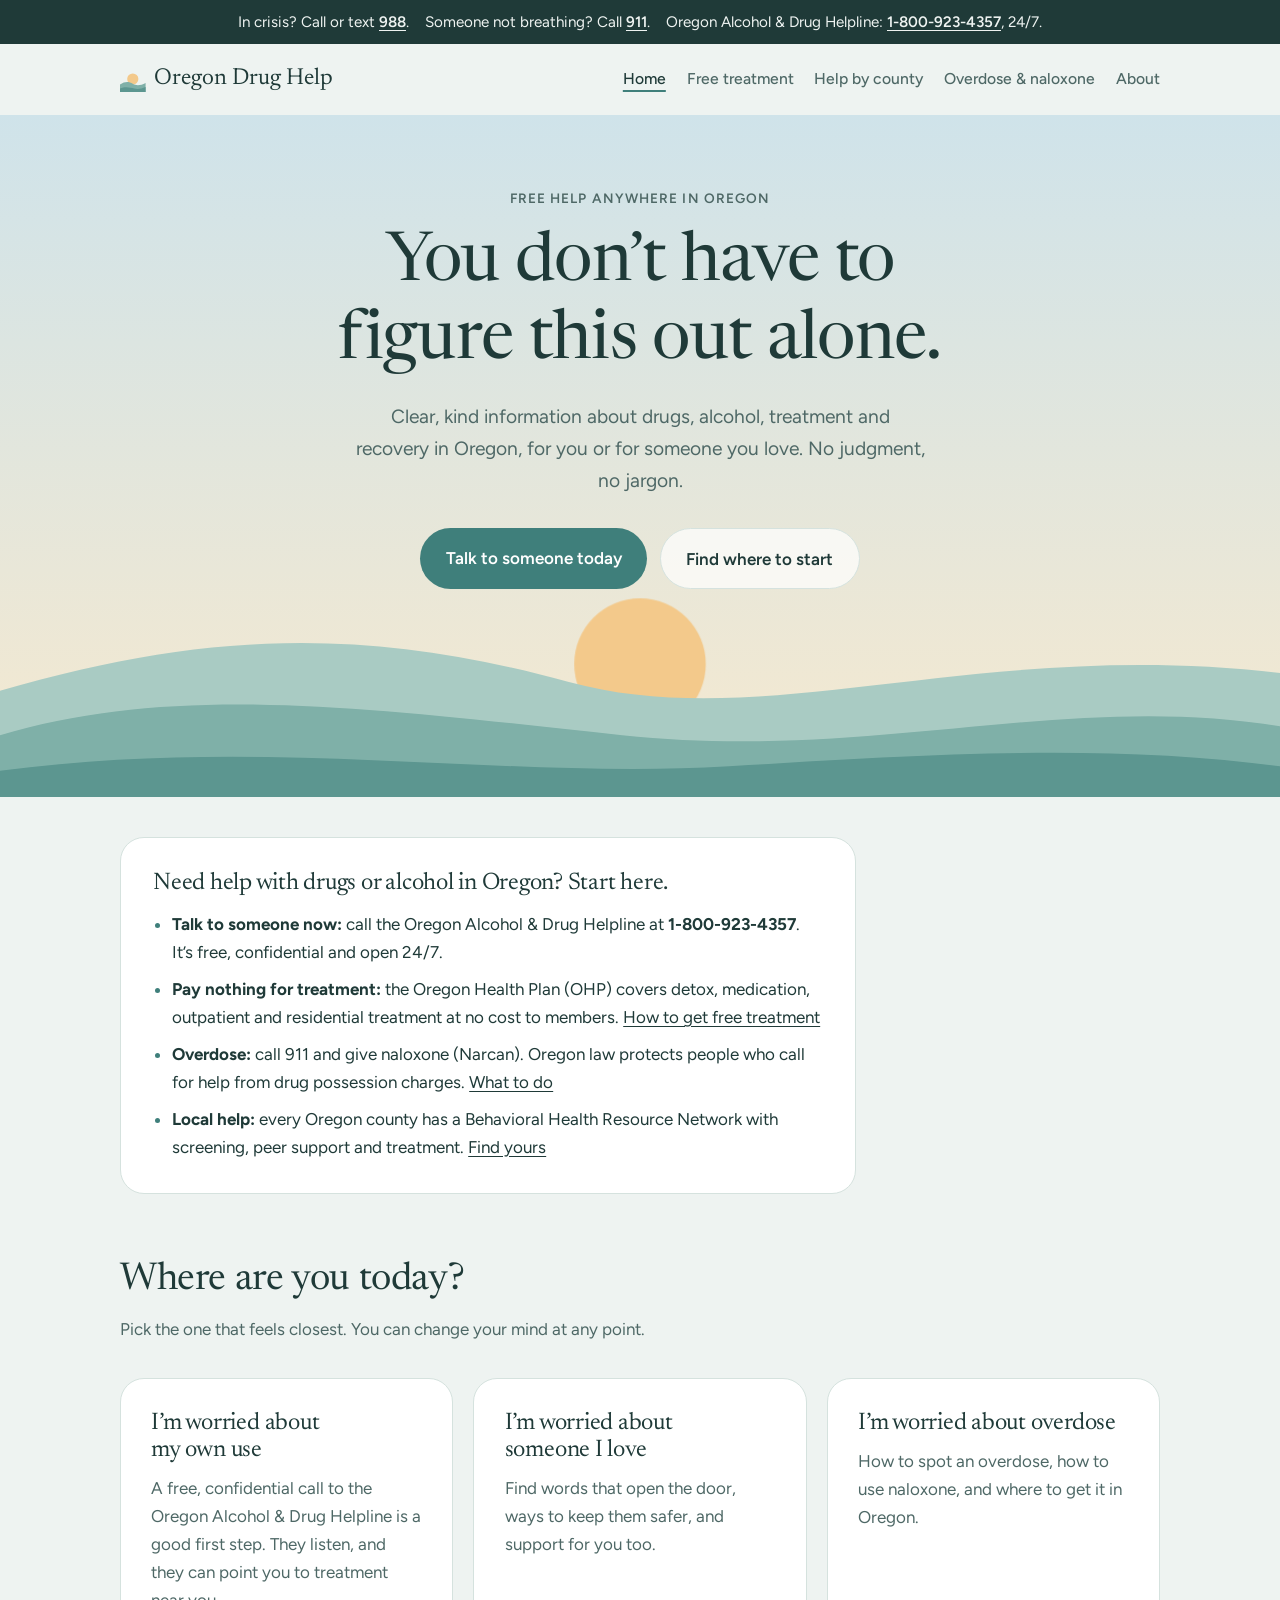
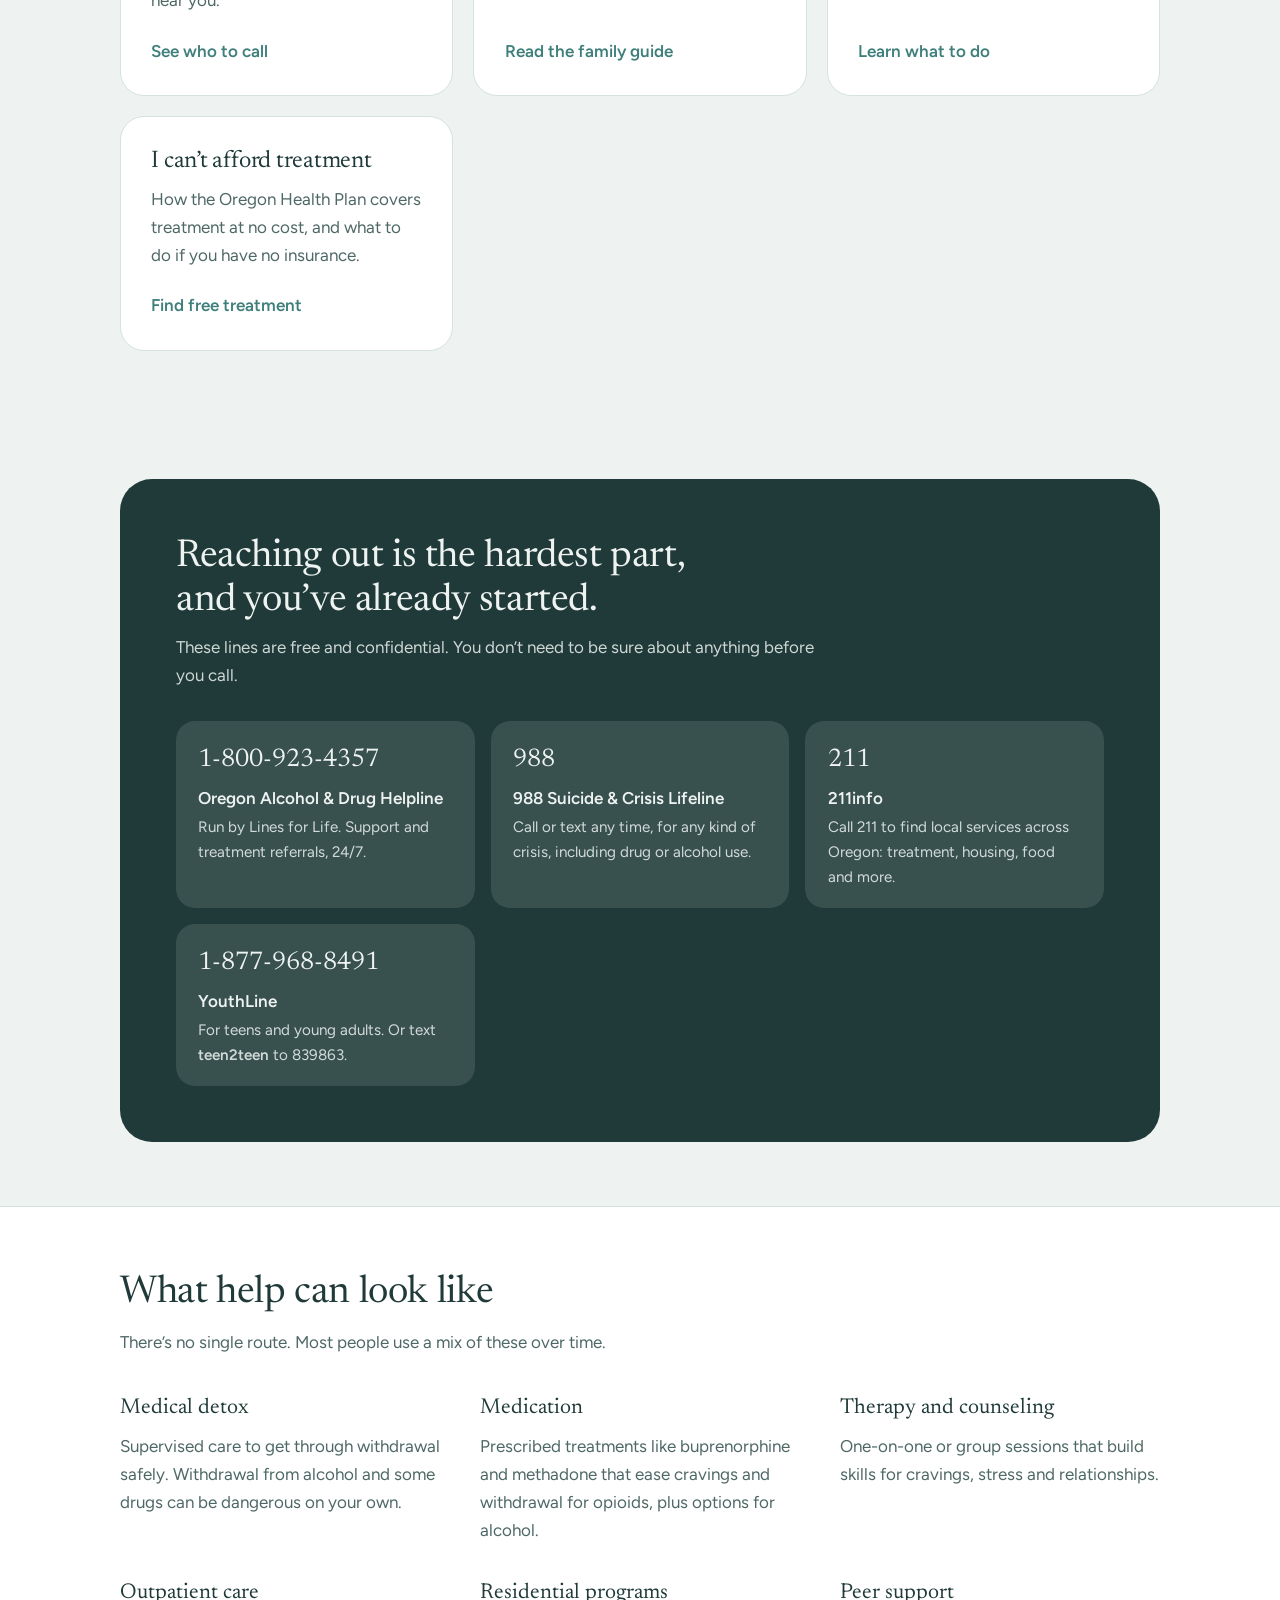
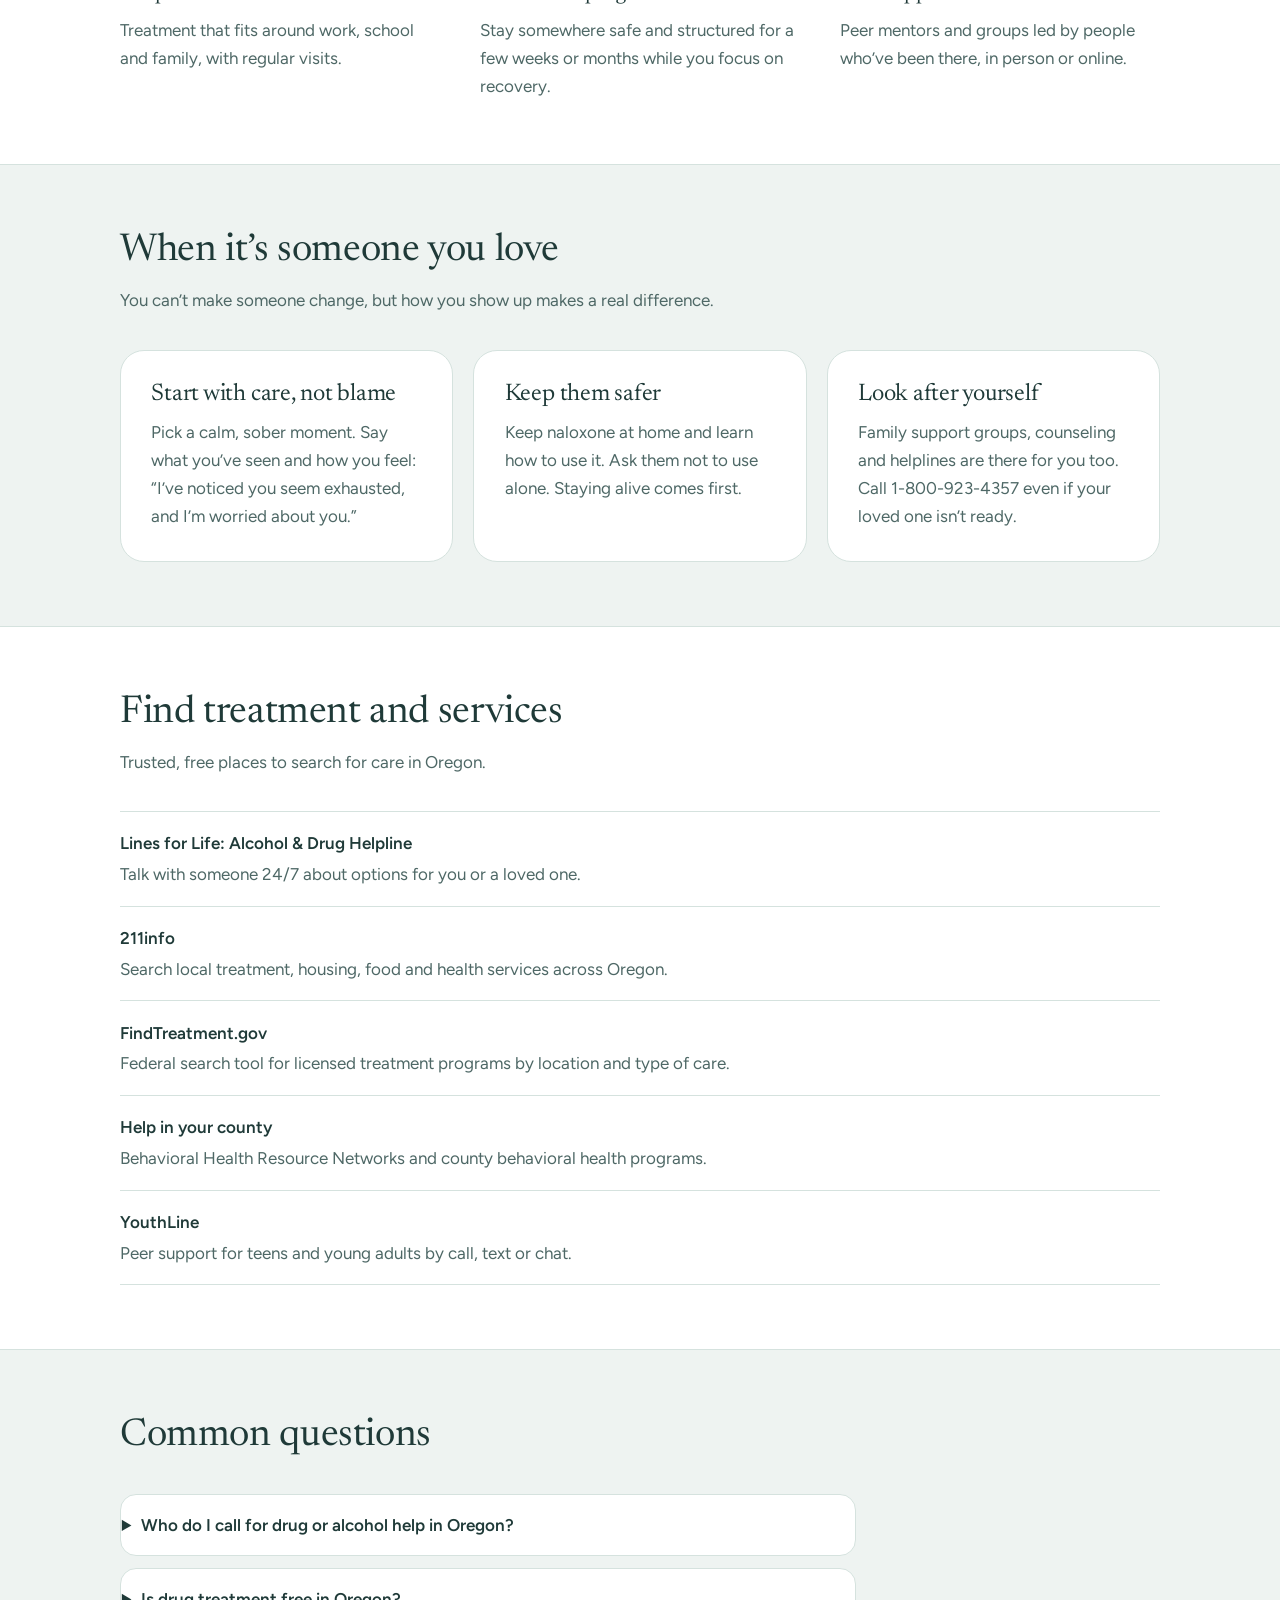
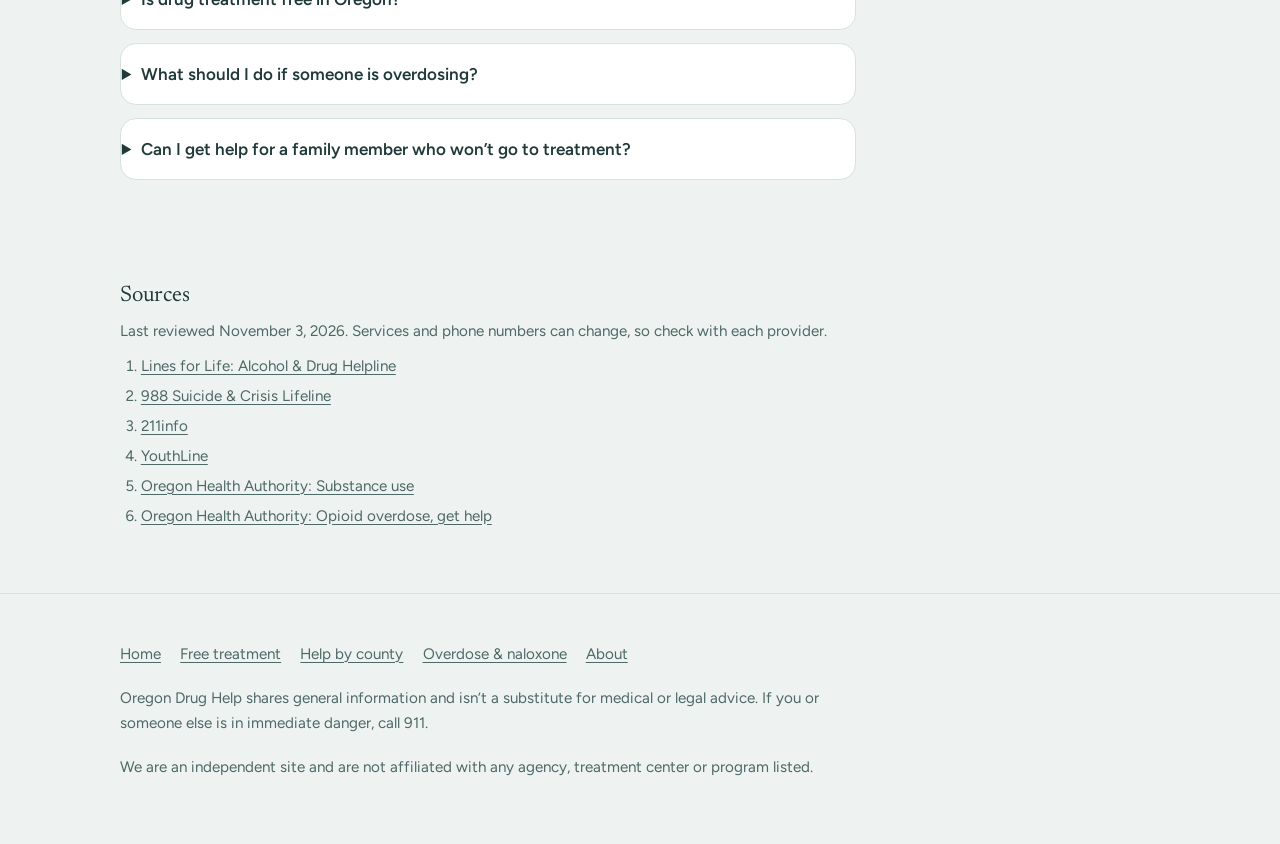
<file: index.html>
<!DOCTYPE html>
<html lang="en-US">
<head>
<meta charset="utf-8">
<meta name="viewport" content="width=device-width, initial-scale=1, viewport-fit=cover">
<title>Oregon Drug Help: Free Drug &amp; Alcohol Help in Oregon</title>
<meta name="description" content="Free, plain-language help for drug and alcohol use in Oregon. Find 24/7 helplines, free treatment through OHP, overdose and naloxone steps, and support for families.">
<link rel="canonical" href="https://oregondrughelp.com/">
<meta name="robots" content="index, follow, max-snippet:-1, max-image-preview:large">
<meta property="og:type" content="website">
<meta property="og:site_name" content="Oregon Drug Help">
<meta property="og:title" content="Oregon Drug Help: Free Drug &amp; Alcohol Help in Oregon">
<meta property="og:description" content="Free, plain-language help for drug and alcohol use in Oregon. Find 24/7 helplines, free treatment through OHP, overdose and naloxone steps, and support for families.">
<meta property="og:url" content="https://oregondrughelp.com/">
<meta property="og:image" content="https://oregondrughelp.com/assets/og-image.png">
<meta property="og:image:width" content="1200">
<meta property="og:image:height" content="630">
<meta property="og:locale" content="en_US">
<meta name="twitter:card" content="summary_large_image">
<meta name="theme-color" content="#3F7F7B">
<link rel="icon" href="/assets/favicon.svg" type="image/svg+xml">
<link rel="icon" href="/assets/icon-192.png" type="image/png" sizes="192x192">
<link rel="apple-touch-icon" href="/assets/icon-180.png">
<link rel="alternate" type="text/plain" title="LLM summary" href="/llms.txt">
<link rel="preconnect" href="https://fonts.googleapis.com">
<link rel="preconnect" href="https://fonts.gstatic.com" crossorigin>
<link href="https://fonts.googleapis.com/css2?family=Newsreader:opsz,wght@6..72,400;6..72,500&amp;family=Figtree:wght@400;500;600&amp;display=swap" rel="stylesheet">
<link rel="stylesheet" href="/assets/style.css">
<script type="application/ld+json">
{
 "@context": "https://schema.org",
 "@graph": [
  {
   "@type": "Organization",
   "@id": "https://oregondrughelp.com/#org",
   "name": "Oregon Drug Help",
   "url": "https://oregondrughelp.com/",
   "logo": "https://oregondrughelp.com/assets/icon-512.png",
   "description": "Free, plain-language help for drug and alcohol use in Oregon.",
   "areaServed": {
    "@type": "State",
    "name": "Oregon"
   }
  },
  {
   "@type": "WebSite",
   "@id": "https://oregondrughelp.com/#website",
   "name": "Oregon Drug Help",
   "url": "https://oregondrughelp.com/",
   "description": "Free, plain-language help for drug and alcohol use in Oregon.",
   "inLanguage": "en-US",
   "publisher": {
    "@id": "https://oregondrughelp.com/#org"
   }
  },
  {
   "@type": "MedicalWebPage",
   "@id": "https://oregondrughelp.com/#webpage",
   "url": "https://oregondrughelp.com/",
   "name": "Oregon Drug Help: Free Drug & Alcohol Help in Oregon",
   "headline": "You don’t have to figure this out alone.",
   "description": "Free, plain-language help for drug and alcohol use in Oregon. Find 24/7 helplines, free treatment through OHP, overdose and naloxone steps, and support for families.",
   "inLanguage": "en-US",
   "isPartOf": {
    "@id": "https://oregondrughelp.com/#website"
   },
   "publisher": {
    "@id": "https://oregondrughelp.com/#org"
   },
   "lastReviewed": "2026-11-03",
   "dateModified": "2026-11-03",
   "spatialCoverage": {
    "@type": "State",
    "name": "Oregon",
    "containedInPlace": {
     "@type": "Country",
     "name": "United States"
    }
   },
   "primaryImageOfPage": "https://oregondrughelp.com/assets/og-image.png",
   "about": {
    "@type": "MedicalCondition",
    "name": "Substance use disorder",
    "alternateName": [
     "Addiction",
     "Drug addiction",
     "Alcohol use disorder"
    ]
   },
   "audience": [
    {
     "@type": "PeopleAudience",
     "audienceType": "People who use drugs or alcohol"
    },
    {
     "@type": "PeopleAudience",
     "audienceType": "Families and friends"
    }
   ],
   "citation": [
    {
     "@type": "CreativeWork",
     "name": "Lines for Life: Alcohol & Drug Helpline",
     "url": "https://www.linesforlife.org/our-lines/alcohol-and-drug-helpline/"
    },
    {
     "@type": "CreativeWork",
     "name": "988 Suicide & Crisis Lifeline",
     "url": "https://988lifeline.org/"
    },
    {
     "@type": "CreativeWork",
     "name": "211info",
     "url": "https://www.211info.org/"
    },
    {
     "@type": "CreativeWork",
     "name": "YouthLine",
     "url": "https://oregonyouthline.org/"
    },
    {
     "@type": "CreativeWork",
     "name": "Oregon Health Authority: Substance use",
     "url": "https://www.oregon.gov/oha/bh/adults/pages/substance-use.aspx"
    },
    {
     "@type": "CreativeWork",
     "name": "Oregon Health Authority: Opioid overdose, get help",
     "url": "https://www.oregon.gov/oha/ph/preventionwellness/substanceuse/opioids/pages/get-help.aspx"
    }
   ]
  },
  {
   "@type": "FAQPage",
   "@id": "https://oregondrughelp.com/#faq",
   "isPartOf": {
    "@id": "https://oregondrughelp.com/#webpage"
   },
   "mainEntity": [
    {
     "@type": "Question",
     "name": "Who do I call for drug or alcohol help in Oregon?",
     "acceptedAnswer": {
      "@type": "Answer",
      "text": "Call the Oregon Alcohol &amp; Drug Helpline at 1-800-923-4357. It’s free, confidential and open 24/7, run by the nonprofit Lines for Life. They can talk through what’s happening and refer you to treatment near you. If it’s a crisis, call or text 988. If someone isn’t breathing, call 911."
     }
    },
    {
     "@type": "Question",
     "name": "Is drug treatment free in Oregon?",
     "acceptedAnswer": {
      "@type": "Answer",
      "text": "It can be. The Oregon Health Plan (OHP) covers drug and alcohol treatment at no cost to members, including detox, medication, outpatient and residential care. If you don’t have insurance, you can apply for OHP any time at 800-699-9075. See our free treatment guide."
     }
    },
    {
     "@type": "Question",
     "name": "What should I do if someone is overdosing?",
     "acceptedAnswer": {
      "@type": "Answer",
      "text": "Call 911, give naloxone (Narcan) if you have it, support their breathing and stay with them. Oregon’s Good Samaritan law protects people who call for help from drug possession charges. See what to do in an overdose."
     }
    },
    {
     "@type": "Question",
     "name": "Can I get help for a family member who won’t go to treatment?",
     "acceptedAnswer": {
      "@type": "Answer",
      "text": "Yes. You can call 1-800-923-4357 even if your loved one isn’t ready. Keep naloxone at home, ask them not to use alone, and look after your own wellbeing with support groups or counseling."
     }
    }
   ]
  },
  {
   "@type": "ItemList",
   "name": "Free drug and alcohol helplines for Oregon",
   "itemListElement": [
    {
     "@type": "ListItem",
     "position": 1,
     "item": {
      "@type": "Organization",
      "name": "Oregon Alcohol & Drug Helpline (Lines for Life)",
      "url": "https://www.linesforlife.org/our-lines/alcohol-and-drug-helpline/",
      "telephone": "+1-800-923-4357",
      "areaServed": "Oregon",
      "description": "Free, confidential support and treatment referrals, 24/7."
     }
    },
    {
     "@type": "ListItem",
     "position": 2,
     "item": {
      "@type": "Organization",
      "name": "988 Suicide & Crisis Lifeline",
      "url": "https://988lifeline.org/",
      "telephone": "988",
      "description": "Call or text 24/7 for any crisis, including drug or alcohol use."
     }
    },
    {
     "@type": "ListItem",
     "position": 3,
     "item": {
      "@type": "Organization",
      "name": "211info",
      "url": "https://www.211info.org/",
      "telephone": "211",
      "areaServed": "Oregon",
      "description": "Referrals to local services across Oregon."
     }
    },
    {
     "@type": "ListItem",
     "position": 4,
     "item": {
      "@type": "Organization",
      "name": "YouthLine (Lines for Life)",
      "url": "https://oregonyouthline.org/",
      "telephone": "+1-877-968-8491",
      "description": "Peer support for teens and young adults. Text teen2teen to 839863."
     }
    }
   ]
  }
 ]
}
</script>
</head>
<body>
<a class="skip" href="#main">Skip to content</a>
<div class="crisis">
  <div class="wrap">
    <span>In crisis? Call or text <a href="tel:988">988</a>.</span>
    <span>Someone not breathing? Call <a href="tel:911">911</a>.</span>
    <span>Oregon Alcohol &amp; Drug Helpline: <a href="tel:18009234357">1-800-923-4357</a>, 24/7.</span>
  </div>
</div>
<nav class="site-nav" aria-label="Main">
  <div class="wrap">
    <a class="brand" href="/"><svg viewBox="0 0 32 32" aria-hidden="true" focusable="false"><circle cx="16" cy="15" r="7" fill="var(--sun)"/><path d="M0 22c6-4 11-4 16-1s10 2 16-1v12H0z" fill="var(--hill2)"/><path d="M0 27c7-3 13-1 18 0s9 0 14-2v7H0z" fill="var(--hill3)"/></svg><span>Oregon Drug Help</span></a>
    <ul>
      <li><a href="/" aria-current="page">Home</a></li>
      <li><a href="/free-treatment/">Free treatment</a></li>
      <li><a href="/find-help-by-county/">Help by county</a></li>
      <li><a href="/overdose/">Overdose &amp; naloxone</a></li>
      <li><a href="/about/">About</a></li>
    </ul>
  </div>
</nav>
<main id="main">
<header class="hero" id="top">
  <div class="wrap">
    <p class="eyebrow">Free help anywhere in Oregon</p>
    <h1>You don’t have to figure this out alone.</h1>
    <p class="lead">Clear, kind information about drugs, alcohol, treatment and recovery in Oregon, for you or for someone you love. No judgment, no jargon.</p>
    <div class="cta">
      <a class="btn btn-primary" href="#now">Talk to someone today</a>
      <a class="btn btn-ghost" href="#paths">Find where to start</a>
    </div>
  </div>
  <svg viewBox="0 0 1440 320" preserveAspectRatio="none" aria-hidden="true" focusable="false">
    <circle class="sun" cx="720" cy="170" r="74" fill="var(--sun)"/>
    <path d="M0 200 C240 130 420 130 640 190 C860 250 1100 140 1440 180 L1440 320 L0 320Z" fill="var(--hill1)"/>
    <path d="M0 250 C200 190 420 220 700 250 C980 280 1200 200 1440 240 L1440 320 L0 320Z" fill="var(--hill2)"/>
    <path d="M0 290 C300 250 560 300 820 285 C1060 270 1250 260 1440 285 L1440 320 L0 320Z" fill="var(--hill3)"/>
  </svg>
</header>

<section class="tight" aria-labelledby="quick-answer">
  <div class="wrap">
    <div class="answer">
      <h2 id="quick-answer">Need help with drugs or alcohol in Oregon? Start here.</h2>
      <ul>
        <li><strong>Talk to someone now:</strong> call the Oregon Alcohol &amp; Drug Helpline at <strong>1-800-923-4357</strong>. It’s free, confidential and open 24/7.</li>
        <li><strong>Pay nothing for treatment:</strong> the Oregon Health Plan (OHP) covers detox, medication, outpatient and residential treatment at no cost to members. <a href="/free-treatment/">How to get free treatment</a></li>
        <li><strong>Overdose:</strong> call 911 and give naloxone (Narcan). Oregon law protects people who call for help from drug possession charges. <a href="/overdose/">What to do</a></li>
        <li><strong>Local help:</strong> every Oregon county has a Behavioral Health Resource Network with screening, peer support and treatment. <a href="/find-help-by-county/">Find yours</a></li>
      </ul>
    </div>
  </div>
</section>

<section id="paths">
  <div class="wrap">
    <div class="intro">
      <h2>Where are you today?</h2>
      <p>Pick the one that feels closest. You can change your mind at any point.</p>
    </div>
    <div class="grid">
      <a class="path" href="#now">
        <h3>I’m worried about my own use</h3>
        <p>A free, confidential call to the Oregon Alcohol &amp; Drug Helpline is a good first step. They listen, and they can point you to treatment near you.</p>
        <span class="go">See who to call</span>
      </a>
      <a class="path" href="#family">
        <h3>I’m worried about someone I love</h3>
        <p>Find words that open the door, ways to keep them safer, and support for you too.</p>
        <span class="go">Read the family guide</span>
      </a>
      <a class="path" href="/overdose/">
        <h3>I’m worried about overdose</h3>
        <p>How to spot an overdose, how to use naloxone, and where to get it in Oregon.</p>
        <span class="go">Learn what to do</span>
      </a>
      <a class="path" href="/free-treatment/">
        <h3>I can’t afford treatment</h3>
        <p>How the Oregon Health Plan covers treatment at no cost, and what to do if you have no insurance.</p>
        <span class="go">Find free treatment</span>
      </a>
    </div>
  </div>
</section>

<section class="band" id="now">
  <div class="wrap">
    <div class="box">
      <div>
        <h2>Reaching out is the hardest part, and you’ve already started.</h2>
        <p>These lines are free and confidential. You don’t need to be sure about anything before you call.</p>
      </div>
      <div class="nums">
        <a class="num" href="tel:18009234357"><strong>1-800-923-4357</strong><b>Oregon Alcohol &amp; Drug Helpline</b><small>Run by Lines for Life. Support and treatment referrals, 24/7.</small></a>
        <a class="num" href="tel:988"><strong>988</strong><b>988 Suicide &amp; Crisis Lifeline</b><small>Call or text any time, for any kind of crisis, including drug or alcohol use.</small></a>
        <a class="num" href="tel:211"><strong>211</strong><b>211info</b><small>Call 211 to find local services across Oregon: treatment, housing, food and more.</small></a>
        <a class="num" href="tel:18779688491"><strong>1-877-968-8491</strong><b>YouthLine</b><small>For teens and young adults. Or text <b>teen2teen</b> to 839863.</small></a>
      </div>
    </div>
  </div>
</section>

<section class="alt" id="kinds">
  <div class="wrap">
    <div class="intro">
      <h2>What help can look like</h2>
      <p>There’s no single route. Most people use a mix of these over time.</p>
    </div>
    <dl class="kinds">
      <div><dt>Medical detox</dt><dd>Supervised care to get through withdrawal safely. Withdrawal from alcohol and some drugs can be dangerous on your own.</dd></div>
      <div><dt>Medication</dt><dd>Prescribed treatments like buprenorphine and methadone that ease cravings and withdrawal for opioids, plus options for alcohol.</dd></div>
      <div><dt>Therapy and counseling</dt><dd>One-on-one or group sessions that build skills for cravings, stress and relationships.</dd></div>
      <div><dt>Outpatient care</dt><dd>Treatment that fits around work, school and family, with regular visits.</dd></div>
      <div><dt>Residential programs</dt><dd>Stay somewhere safe and structured for a few weeks or months while you focus on recovery.</dd></div>
      <div><dt>Peer support</dt><dd>Peer mentors and groups led by people who’ve been there, in person or online.</dd></div>
    </dl>
  </div>
</section>

<section id="family">
  <div class="wrap">
    <div class="intro">
      <h2>When it’s someone you love</h2>
      <p>You can’t make someone change, but how you show up makes a real difference.</p>
    </div>
    <div class="grid">
      <div class="path">
        <h3>Start with care, not blame</h3>
        <p>Pick a calm, sober moment. Say what you’ve seen and how you feel: “I’ve noticed you seem exhausted, and I’m worried about you.”</p>
      </div>
      <div class="path">
        <h3>Keep them safer</h3>
        <p>Keep naloxone at home and learn how to use it. Ask them not to use alone. Staying alive comes first.</p>
      </div>
      <div class="path">
        <h3>Look after yourself</h3>
        <p>Family support groups, counseling and helplines are there for you too. Call 1-800-923-4357 even if your loved one isn’t ready.</p>
      </div>
    </div>
  </div>
</section>

<section class="alt" id="resources">
  <div class="wrap">
    <div class="intro">
      <h2>Find treatment and services</h2>
      <p>Trusted, free places to search for care in Oregon.</p>
    </div>
    <ul class="links">
      <li><a href="https://www.linesforlife.org/our-lines/alcohol-and-drug-helpline/"><strong>Lines for Life: Alcohol &amp; Drug Helpline</strong><span>Talk with someone 24/7 about options for you or a loved one.</span></a></li>
      <li><a href="https://www.211info.org/"><strong>211info</strong><span>Search local treatment, housing, food and health services across Oregon.</span></a></li>
      <li><a href="https://findtreatment.gov/"><strong>FindTreatment.gov</strong><span>Federal search tool for licensed treatment programs by location and type of care.</span></a></li>
      <li><a href="/find-help-by-county/"><strong>Help in your county</strong><span>Behavioral Health Resource Networks and county behavioral health programs.</span></a></li>
      <li><a href="https://oregonyouthline.org/"><strong>YouthLine</strong><span>Peer support for teens and young adults by call, text or chat.</span></a></li>
    </ul>
  </div>
</section>
<section id="faq" class="" aria-labelledby="faq-title">
  <div class="wrap">
    <div class="intro"><h2 id="faq-title">Common questions</h2></div>
    <div class="faq">
      <details><summary>Who do I call for drug or alcohol help in Oregon?</summary><p>Call the Oregon Alcohol &amp; Drug Helpline at 1-800-923-4357. It’s free, confidential and open 24/7, run by the nonprofit Lines for Life. They can talk through what’s happening and refer you to treatment near you. If it’s a crisis, call or text 988. If someone isn’t breathing, call 911.</p></details>
      <details><summary>Is drug treatment free in Oregon?</summary><p>It can be. The Oregon Health Plan (OHP) covers drug and alcohol treatment at no cost to members, including detox, medication, outpatient and residential care. If you don’t have insurance, you can apply for OHP any time at 800-699-9075. See our <a href="/free-treatment/">free treatment guide</a>.</p></details>
      <details><summary>What should I do if someone is overdosing?</summary><p>Call 911, give naloxone (Narcan) if you have it, support their breathing and stay with them. Oregon’s Good Samaritan law protects people who call for help from drug possession charges. See <a href="/overdose/">what to do in an overdose</a>.</p></details>
      <details><summary>Can I get help for a family member who won’t go to treatment?</summary><p>Yes. You can call 1-800-923-4357 even if your loved one isn’t ready. Keep naloxone at home, ask them not to use alone, and look after your own wellbeing with support groups or counseling.</p></details>
    </div>
  </div>
</section>
<section class="tight" aria-labelledby="sources-title" style="padding-bottom:4rem">
  <div class="wrap">
    <div class="sources">
      <h2 id="sources-title">Sources</h2>
      <p>Last reviewed <time datetime="2026-11-03">November 3, 2026</time>. Services and phone numbers can change, so check with each provider.</p>
      <ol>
        <li><a href="https://www.linesforlife.org/our-lines/alcohol-and-drug-helpline/">Lines for Life: Alcohol &amp; Drug Helpline</a></li>
        <li><a href="https://988lifeline.org/">988 Suicide &amp; Crisis Lifeline</a></li>
        <li><a href="https://www.211info.org/">211info</a></li>
        <li><a href="https://oregonyouthline.org/">YouthLine</a></li>
        <li><a href="https://www.oregon.gov/oha/bh/adults/pages/substance-use.aspx">Oregon Health Authority: Substance use</a></li>
        <li><a href="https://www.oregon.gov/oha/ph/preventionwellness/substanceuse/opioids/pages/get-help.aspx">Oregon Health Authority: Opioid overdose, get help</a></li>
      </ol>
    </div>
  </div>
</section>
</main>
<footer>
  <div class="wrap">
    <nav aria-label="Footer"><ul><li><a href="/">Home</a></li><li><a href="/free-treatment/">Free treatment</a></li><li><a href="/find-help-by-county/">Help by county</a></li><li><a href="/overdose/">Overdose &amp; naloxone</a></li><li><a href="/about/">About</a></li></ul></nav>
    <p>Oregon Drug Help shares general information and isn’t a substitute for medical or legal advice. If you or someone else is in immediate danger, call 911.</p>
    <p>We are an independent site and are not affiliated with any agency, treatment center or program listed.</p>
  </div>
</footer>
</body>
</html>
</file>
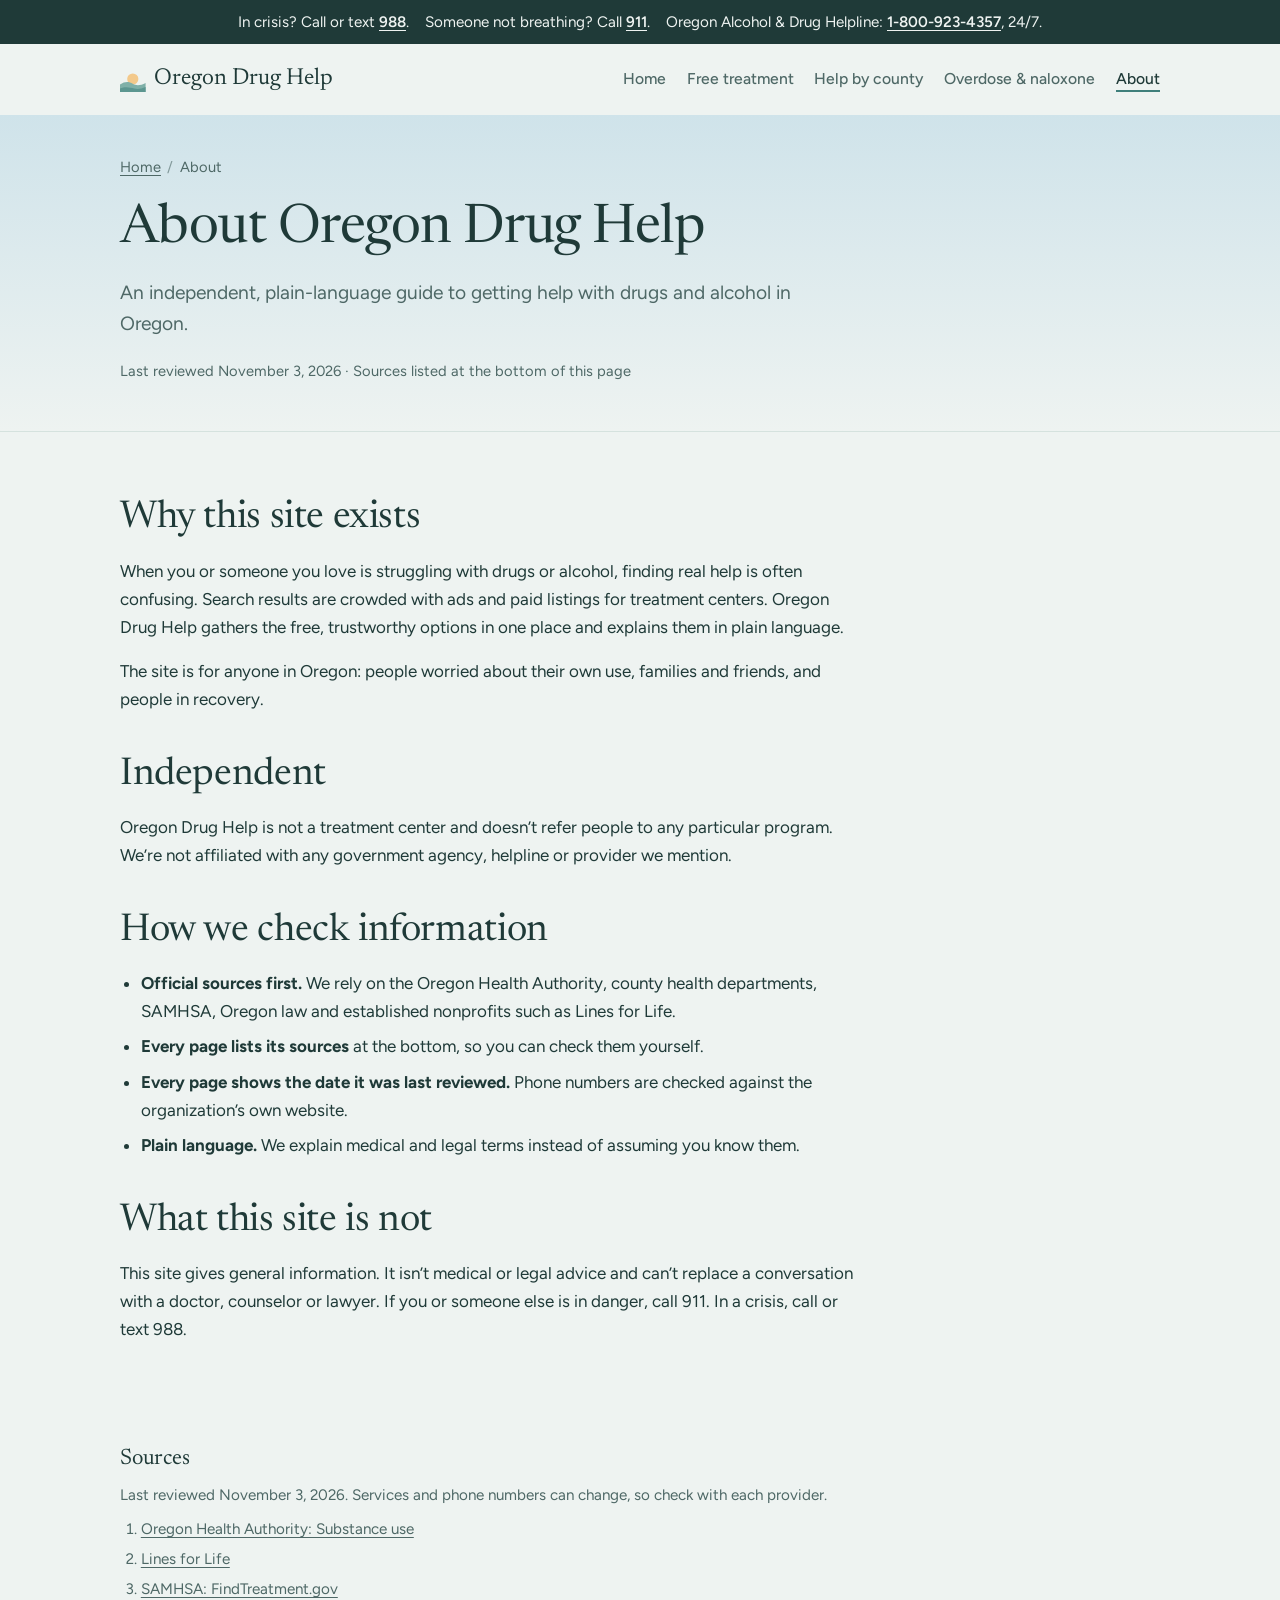
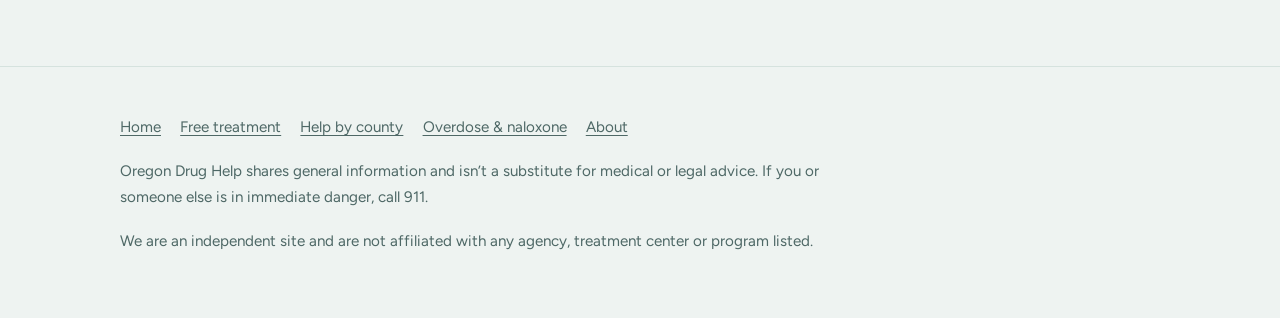
<file: about/index.html>
<!DOCTYPE html>
<html lang="en-US">
<head>
<meta charset="utf-8">
<meta name="viewport" content="width=device-width, initial-scale=1, viewport-fit=cover">
<title>About Oregon Drug Help and How We Check Information</title>
<meta name="description" content="Who Oregon Drug Help is for, how we choose and check information, and our sources. An independent guide not affiliated with any treatment center.">
<link rel="canonical" href="https://oregondrughelp.com/about/">
<meta name="robots" content="index, follow, max-snippet:-1, max-image-preview:large">
<meta property="og:type" content="website">
<meta property="og:site_name" content="Oregon Drug Help">
<meta property="og:title" content="About Oregon Drug Help and How We Check Information">
<meta property="og:description" content="Who Oregon Drug Help is for, how we choose and check information, and our sources. An independent guide not affiliated with any treatment center.">
<meta property="og:url" content="https://oregondrughelp.com/about/">
<meta property="og:image" content="https://oregondrughelp.com/assets/og-image.png">
<meta property="og:image:width" content="1200">
<meta property="og:image:height" content="630">
<meta property="og:locale" content="en_US">
<meta name="twitter:card" content="summary_large_image">
<meta name="theme-color" content="#3F7F7B">
<link rel="icon" href="/assets/favicon.svg" type="image/svg+xml">
<link rel="icon" href="/assets/icon-192.png" type="image/png" sizes="192x192">
<link rel="apple-touch-icon" href="/assets/icon-180.png">
<link rel="alternate" type="text/plain" title="LLM summary" href="/llms.txt">
<link rel="preconnect" href="https://fonts.googleapis.com">
<link rel="preconnect" href="https://fonts.gstatic.com" crossorigin>
<link href="https://fonts.googleapis.com/css2?family=Newsreader:opsz,wght@6..72,400;6..72,500&amp;family=Figtree:wght@400;500;600&amp;display=swap" rel="stylesheet">
<link rel="stylesheet" href="/assets/style.css">
<script type="application/ld+json">
{
 "@context": "https://schema.org",
 "@graph": [
  {
   "@type": "Organization",
   "@id": "https://oregondrughelp.com/#org",
   "name": "Oregon Drug Help",
   "url": "https://oregondrughelp.com/",
   "logo": "https://oregondrughelp.com/assets/icon-512.png",
   "description": "Free, plain-language help for drug and alcohol use in Oregon.",
   "areaServed": {
    "@type": "State",
    "name": "Oregon"
   }
  },
  {
   "@type": "WebSite",
   "@id": "https://oregondrughelp.com/#website",
   "name": "Oregon Drug Help",
   "url": "https://oregondrughelp.com/",
   "description": "Free, plain-language help for drug and alcohol use in Oregon.",
   "inLanguage": "en-US",
   "publisher": {
    "@id": "https://oregondrughelp.com/#org"
   }
  },
  {
   "@type": "AboutPage",
   "@id": "https://oregondrughelp.com/about/#webpage",
   "url": "https://oregondrughelp.com/about/",
   "name": "About Oregon Drug Help and How We Check Information",
   "headline": "About Oregon Drug Help",
   "description": "Who Oregon Drug Help is for, how we choose and check information, and our sources. An independent guide not affiliated with any treatment center.",
   "inLanguage": "en-US",
   "isPartOf": {
    "@id": "https://oregondrughelp.com/#website"
   },
   "publisher": {
    "@id": "https://oregondrughelp.com/#org"
   },
   "lastReviewed": "2026-11-03",
   "dateModified": "2026-11-03",
   "spatialCoverage": {
    "@type": "State",
    "name": "Oregon",
    "containedInPlace": {
     "@type": "Country",
     "name": "United States"
    }
   },
   "primaryImageOfPage": "https://oregondrughelp.com/assets/og-image.png",
   "citation": [
    {
     "@type": "CreativeWork",
     "name": "Oregon Health Authority: Substance use",
     "url": "https://www.oregon.gov/oha/bh/adults/pages/substance-use.aspx"
    },
    {
     "@type": "CreativeWork",
     "name": "Lines for Life",
     "url": "https://www.linesforlife.org/"
    },
    {
     "@type": "CreativeWork",
     "name": "SAMHSA: FindTreatment.gov",
     "url": "https://findtreatment.gov/"
    }
   ],
   "breadcrumb": {
    "@id": "https://oregondrughelp.com/about/#breadcrumb"
   }
  },
  {
   "@type": "BreadcrumbList",
   "@id": "https://oregondrughelp.com/about/#breadcrumb",
   "itemListElement": [
    {
     "@type": "ListItem",
     "position": 1,
     "name": "Home",
     "item": "https://oregondrughelp.com/"
    },
    {
     "@type": "ListItem",
     "position": 2,
     "name": "About",
     "item": "https://oregondrughelp.com/about/"
    }
   ]
  }
 ]
}
</script>
</head>
<body>
<a class="skip" href="#main">Skip to content</a>
<div class="crisis">
  <div class="wrap">
    <span>In crisis? Call or text <a href="tel:988">988</a>.</span>
    <span>Someone not breathing? Call <a href="tel:911">911</a>.</span>
    <span>Oregon Alcohol &amp; Drug Helpline: <a href="tel:18009234357">1-800-923-4357</a>, 24/7.</span>
  </div>
</div>
<nav class="site-nav" aria-label="Main">
  <div class="wrap">
    <a class="brand" href="/"><svg viewBox="0 0 32 32" aria-hidden="true" focusable="false"><circle cx="16" cy="15" r="7" fill="var(--sun)"/><path d="M0 22c6-4 11-4 16-1s10 2 16-1v12H0z" fill="var(--hill2)"/><path d="M0 27c7-3 13-1 18 0s9 0 14-2v7H0z" fill="var(--hill3)"/></svg><span>Oregon Drug Help</span></a>
    <ul>
      <li><a href="/">Home</a></li>
      <li><a href="/free-treatment/">Free treatment</a></li>
      <li><a href="/find-help-by-county/">Help by county</a></li>
      <li><a href="/overdose/">Overdose &amp; naloxone</a></li>
      <li><a href="/about/" aria-current="page">About</a></li>
    </ul>
  </div>
</nav>
<header class="page-head">
  <div class="wrap">
    <nav class="crumbs" aria-label="Breadcrumb"><ol><li><a href="/">Home</a></li><li aria-current="page">About</li></ol></nav>
    <h1>About Oregon Drug Help</h1>
    <p class="lead">An independent, plain-language guide to getting help with drugs and alcohol in Oregon.</p>
    <p class="reviewed">Last reviewed <time datetime="2026-11-03">November 3, 2026</time> · Sources listed at the bottom of this page</p>
  </div>
</header>
<main id="main">
<section aria-labelledby="why">
  <div class="wrap">
    <div class="prose">
      <h2 id="why">Why this site exists</h2>
      <p>When you or someone you love is struggling with drugs or alcohol, finding real help is often confusing. Search results are crowded with ads and paid listings for treatment centers. Oregon Drug Help gathers the free, trustworthy options in one place and explains them in plain language.</p>
      <p>The site is for anyone in Oregon: people worried about their own use, families and friends, and people in recovery.</p>

      <h2>Independent</h2>
      <p>Oregon Drug Help is not a treatment center and doesn’t refer people to any particular program. We’re not affiliated with any government agency, helpline or provider we mention.</p>

      <h2>How we check information</h2>
      <ul>
        <li><strong>Official sources first.</strong> We rely on the Oregon Health Authority, county health departments, SAMHSA, Oregon law and established nonprofits such as Lines for Life.</li>
        <li><strong>Every page lists its sources</strong> at the bottom, so you can check them yourself.</li>
        <li><strong>Every page shows the date it was last reviewed.</strong> Phone numbers are checked against the organization’s own website.</li>
        <li><strong>Plain language.</strong> We explain medical and legal terms instead of assuming you know them.</li>
      </ul>

      <h2>What this site is not</h2>
      <p>This site gives general information. It isn’t medical or legal advice and can’t replace a conversation with a doctor, counselor or lawyer. If you or someone else is in danger, call 911. In a crisis, call or text 988.</p>
    </div>
  </div>
</section>
<section class="tight" aria-labelledby="sources-title" style="padding-bottom:4rem">
  <div class="wrap">
    <div class="sources">
      <h2 id="sources-title">Sources</h2>
      <p>Last reviewed <time datetime="2026-11-03">November 3, 2026</time>. Services and phone numbers can change, so check with each provider.</p>
      <ol>
        <li><a href="https://www.oregon.gov/oha/bh/adults/pages/substance-use.aspx">Oregon Health Authority: Substance use</a></li>
        <li><a href="https://www.linesforlife.org/">Lines for Life</a></li>
        <li><a href="https://findtreatment.gov/">SAMHSA: FindTreatment.gov</a></li>
      </ol>
    </div>
  </div>
</section>
</main>
<footer>
  <div class="wrap">
    <nav aria-label="Footer"><ul><li><a href="/">Home</a></li><li><a href="/free-treatment/">Free treatment</a></li><li><a href="/find-help-by-county/">Help by county</a></li><li><a href="/overdose/">Overdose &amp; naloxone</a></li><li><a href="/about/">About</a></li></ul></nav>
    <p>Oregon Drug Help shares general information and isn’t a substitute for medical or legal advice. If you or someone else is in immediate danger, call 911.</p>
    <p>We are an independent site and are not affiliated with any agency, treatment center or program listed.</p>
  </div>
</footer>
</body>
</html>
</file>
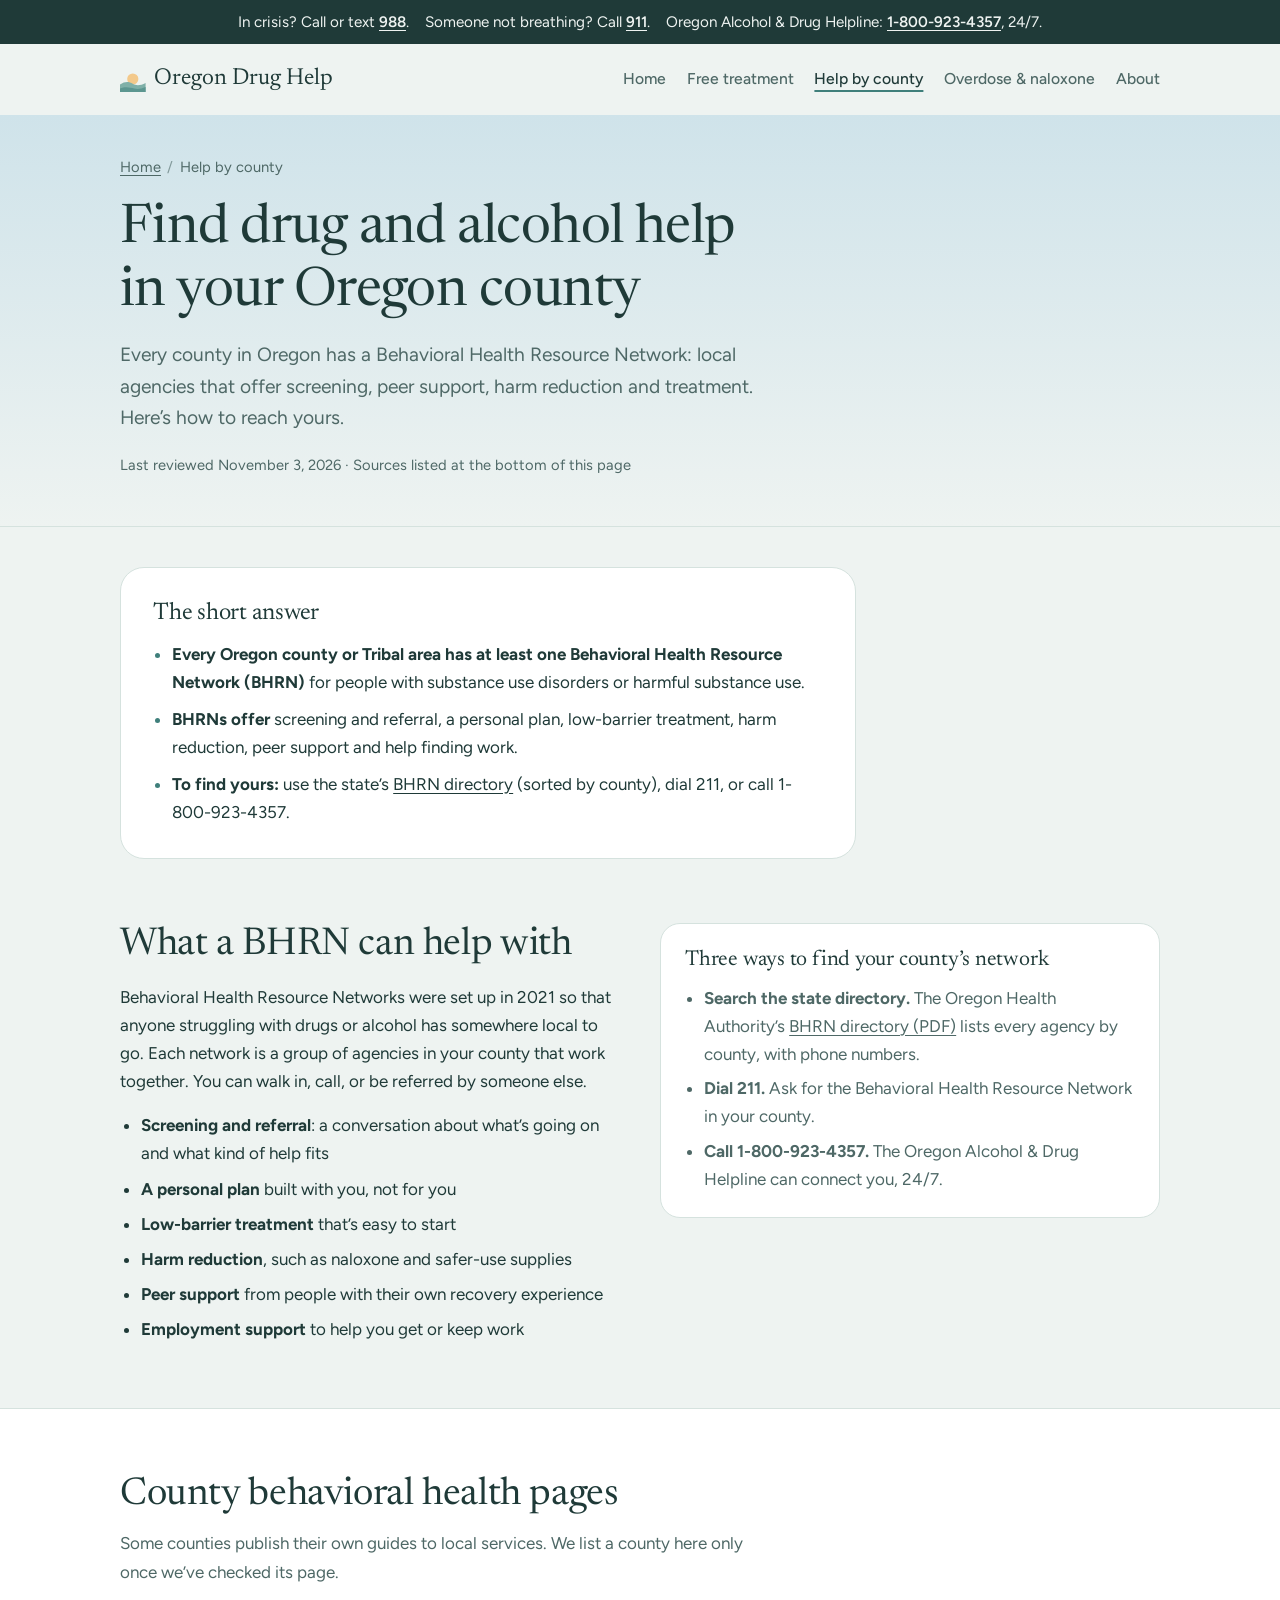
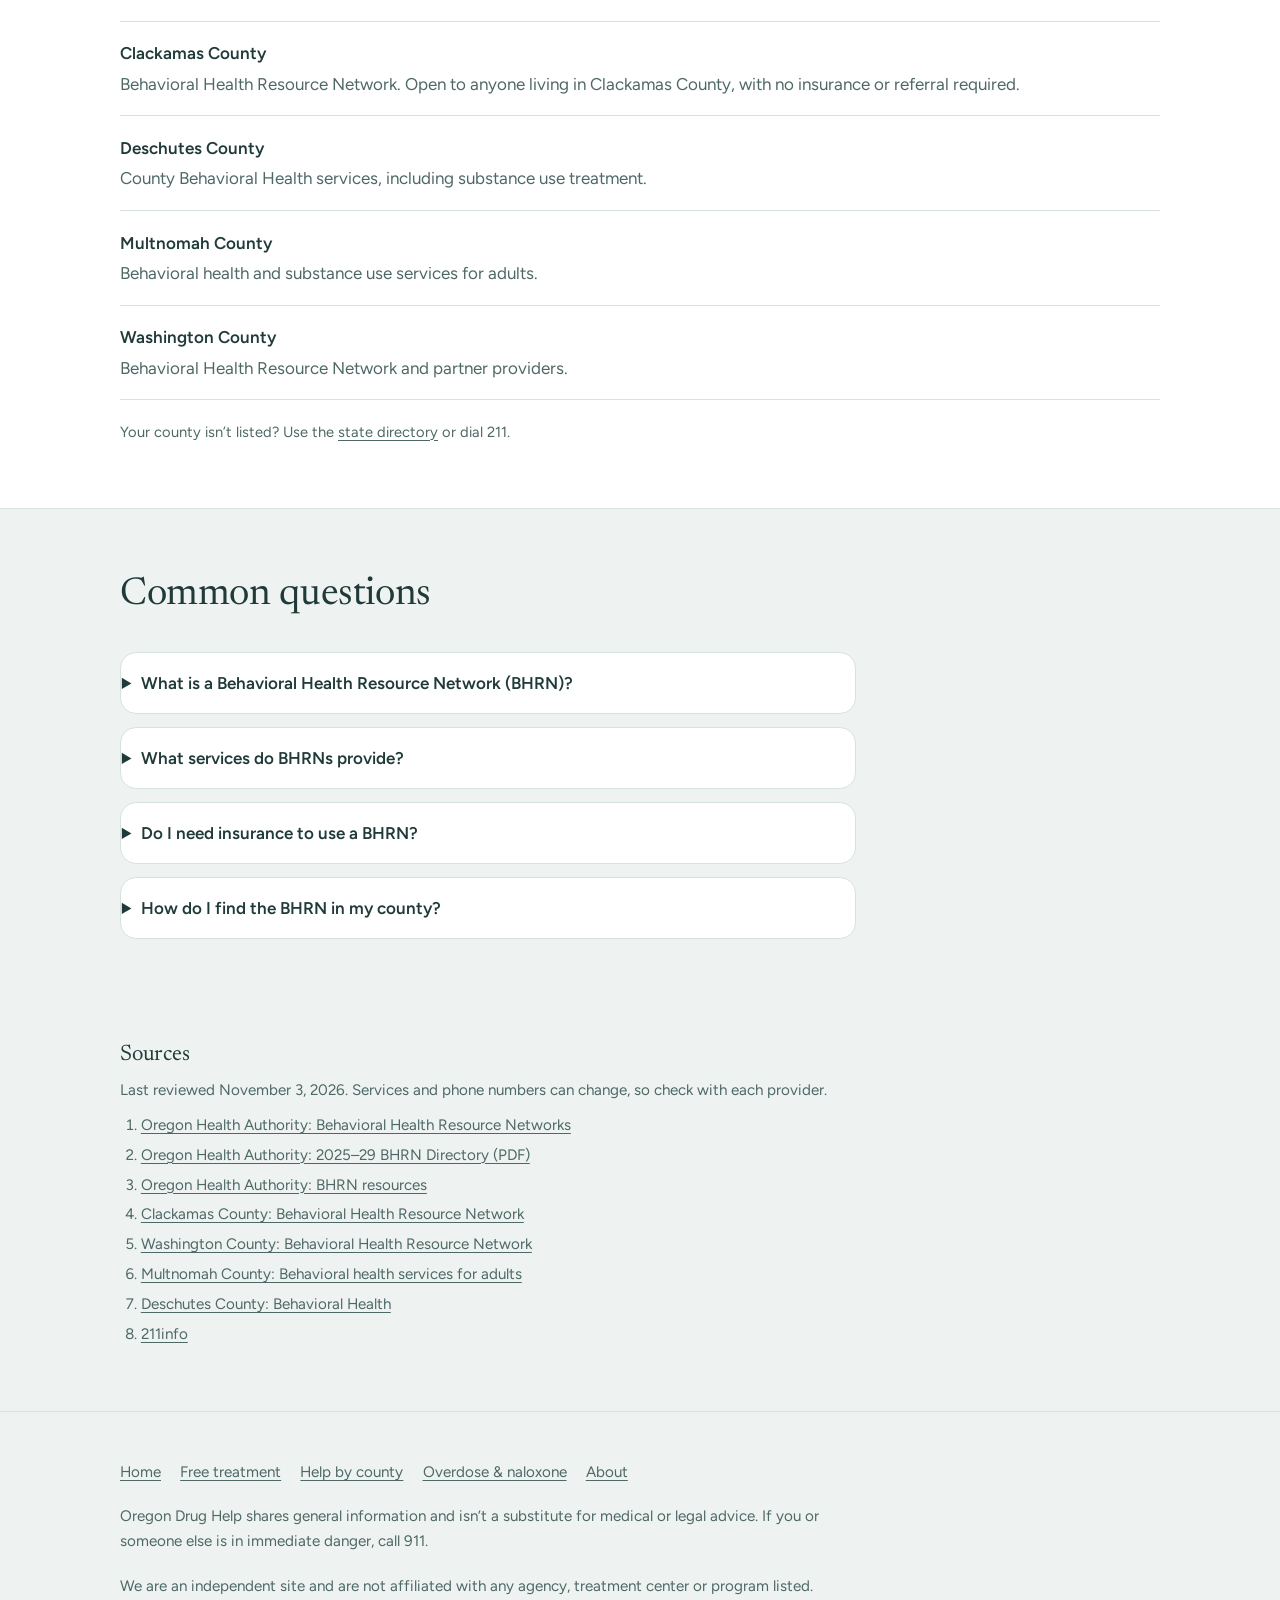
<file: find-help-by-county/index.html>
<!DOCTYPE html>
<html lang="en-US">
<head>
<meta charset="utf-8">
<meta name="viewport" content="width=device-width, initial-scale=1, viewport-fit=cover">
<title>Find Drug and Alcohol Help in Your Oregon County</title>
<meta name="description" content="Every Oregon county has a Behavioral Health Resource Network (BHRN) offering screening, peer support, harm reduction and treatment. How to find the one in your county.">
<link rel="canonical" href="https://oregondrughelp.com/find-help-by-county/">
<meta name="robots" content="index, follow, max-snippet:-1, max-image-preview:large">
<meta property="og:type" content="website">
<meta property="og:site_name" content="Oregon Drug Help">
<meta property="og:title" content="Find Drug and Alcohol Help in Your Oregon County">
<meta property="og:description" content="Every Oregon county has a Behavioral Health Resource Network (BHRN) offering screening, peer support, harm reduction and treatment. How to find the one in your county.">
<meta property="og:url" content="https://oregondrughelp.com/find-help-by-county/">
<meta property="og:image" content="https://oregondrughelp.com/assets/og-image.png">
<meta property="og:image:width" content="1200">
<meta property="og:image:height" content="630">
<meta property="og:locale" content="en_US">
<meta name="twitter:card" content="summary_large_image">
<meta name="theme-color" content="#3F7F7B">
<link rel="icon" href="/assets/favicon.svg" type="image/svg+xml">
<link rel="icon" href="/assets/icon-192.png" type="image/png" sizes="192x192">
<link rel="apple-touch-icon" href="/assets/icon-180.png">
<link rel="alternate" type="text/plain" title="LLM summary" href="/llms.txt">
<link rel="preconnect" href="https://fonts.googleapis.com">
<link rel="preconnect" href="https://fonts.gstatic.com" crossorigin>
<link href="https://fonts.googleapis.com/css2?family=Newsreader:opsz,wght@6..72,400;6..72,500&amp;family=Figtree:wght@400;500;600&amp;display=swap" rel="stylesheet">
<link rel="stylesheet" href="/assets/style.css">
<script type="application/ld+json">
{
 "@context": "https://schema.org",
 "@graph": [
  {
   "@type": "Organization",
   "@id": "https://oregondrughelp.com/#org",
   "name": "Oregon Drug Help",
   "url": "https://oregondrughelp.com/",
   "logo": "https://oregondrughelp.com/assets/icon-512.png",
   "description": "Free, plain-language help for drug and alcohol use in Oregon.",
   "areaServed": {
    "@type": "State",
    "name": "Oregon"
   }
  },
  {
   "@type": "WebSite",
   "@id": "https://oregondrughelp.com/#website",
   "name": "Oregon Drug Help",
   "url": "https://oregondrughelp.com/",
   "description": "Free, plain-language help for drug and alcohol use in Oregon.",
   "inLanguage": "en-US",
   "publisher": {
    "@id": "https://oregondrughelp.com/#org"
   }
  },
  {
   "@type": "MedicalWebPage",
   "@id": "https://oregondrughelp.com/find-help-by-county/#webpage",
   "url": "https://oregondrughelp.com/find-help-by-county/",
   "name": "Find Drug and Alcohol Help in Your Oregon County",
   "headline": "Find drug and alcohol help in your Oregon county",
   "description": "Every Oregon county has a Behavioral Health Resource Network (BHRN) offering screening, peer support, harm reduction and treatment. How to find the one in your county.",
   "inLanguage": "en-US",
   "isPartOf": {
    "@id": "https://oregondrughelp.com/#website"
   },
   "publisher": {
    "@id": "https://oregondrughelp.com/#org"
   },
   "lastReviewed": "2026-11-03",
   "dateModified": "2026-11-03",
   "spatialCoverage": {
    "@type": "State",
    "name": "Oregon",
    "containedInPlace": {
     "@type": "Country",
     "name": "United States"
    }
   },
   "primaryImageOfPage": "https://oregondrughelp.com/assets/og-image.png",
   "about": {
    "@type": "MedicalCondition",
    "name": "Substance use disorder"
   },
   "abstract": "Every Oregon county or Tribal area has at least one Behavioral Health Resource Network (BHRN) for people with substance use disorders or harmful substance use. BHRNs offer screening and referral, a personal plan, low-barrier treatment, harm reduction, peer support and help finding work. To find yours: use the state’s BHRN directory (sorted by county), dial 211, or call 1-800-923-4357.",
   "citation": [
    {
     "@type": "CreativeWork",
     "name": "Oregon Health Authority: Behavioral Health Resource Networks",
     "url": "https://www.oregon.gov/oha/BH/Adults/Pages/BHRN.aspx"
    },
    {
     "@type": "CreativeWork",
     "name": "Oregon Health Authority: 2025–29 BHRN Directory (PDF)",
     "url": "https://www.oregon.gov/oha/BH/Providers/Documents/BHRN-Directory.pdf"
    },
    {
     "@type": "CreativeWork",
     "name": "Oregon Health Authority: BHRN resources",
     "url": "https://www.oregon.gov/oha/HSD/AMH/Pages/Measure110-Resources.aspx"
    },
    {
     "@type": "CreativeWork",
     "name": "Clackamas County: Behavioral Health Resource Network",
     "url": "https://www.clackamas.us/behavioralhealth/network"
    },
    {
     "@type": "CreativeWork",
     "name": "Washington County: Behavioral Health Resource Network",
     "url": "https://www.washingtoncountyor.gov/addictions/bhrn"
    },
    {
     "@type": "CreativeWork",
     "name": "Multnomah County: Behavioral health services for adults",
     "url": "https://multco.us/behavioral-health/system-care-adults"
    },
    {
     "@type": "CreativeWork",
     "name": "Deschutes County: Behavioral Health",
     "url": "https://www.deschutescounty.gov/behavioralhealth"
    },
    {
     "@type": "CreativeWork",
     "name": "211info",
     "url": "https://www.211info.org/"
    }
   ],
   "breadcrumb": {
    "@id": "https://oregondrughelp.com/find-help-by-county/#breadcrumb"
   }
  },
  {
   "@type": "BreadcrumbList",
   "@id": "https://oregondrughelp.com/find-help-by-county/#breadcrumb",
   "itemListElement": [
    {
     "@type": "ListItem",
     "position": 1,
     "name": "Home",
     "item": "https://oregondrughelp.com/"
    },
    {
     "@type": "ListItem",
     "position": 2,
     "name": "Help by county",
     "item": "https://oregondrughelp.com/find-help-by-county/"
    }
   ]
  },
  {
   "@type": "FAQPage",
   "@id": "https://oregondrughelp.com/find-help-by-county/#faq",
   "isPartOf": {
    "@id": "https://oregondrughelp.com/find-help-by-county/#webpage"
   },
   "mainEntity": [
    {
     "@type": "Question",
     "name": "What is a Behavioral Health Resource Network (BHRN)?",
     "acceptedAnswer": {
      "@type": "Answer",
      "text": "A BHRN is a group of local agencies in each Oregon county that work together to serve people with substance use disorders or harmful substance use. They were created by Senate Bill 755 in 2021, which put Measure 110 into practice, and are overseen by the Oregon Health Authority."
     }
    },
    {
     "@type": "Question",
     "name": "What services do BHRNs provide?",
     "acceptedAnswer": {
      "@type": "Answer",
      "text": "Behavioral health screening and referral, individual intervention planning, low-barrier substance use disorder treatment, harm reduction services, peer support, and employment support."
     }
    },
    {
     "@type": "Question",
     "name": "Do I need insurance to use a BHRN?",
     "acceptedAnswer": {
      "@type": "Answer",
      "text": "No insurance is required to reach out. BHRN agencies bill your insurance if you have it, including OHP. If you don’t, ask what they can offer. Some county programs serve people based on ability to pay."
     }
    },
    {
     "@type": "Question",
     "name": "How do I find the BHRN in my county?",
     "acceptedAnswer": {
      "@type": "Answer",
      "text": "Open the Oregon Health Authority’s BHRN directory, which lists agencies by county, or dial 211 and ask for the Behavioral Health Resource Network in your county. The Oregon Alcohol &amp; Drug Helpline (1-800-923-4357) can also connect you."
     }
    }
   ]
  }
 ]
}
</script>
</head>
<body>
<a class="skip" href="#main">Skip to content</a>
<div class="crisis">
  <div class="wrap">
    <span>In crisis? Call or text <a href="tel:988">988</a>.</span>
    <span>Someone not breathing? Call <a href="tel:911">911</a>.</span>
    <span>Oregon Alcohol &amp; Drug Helpline: <a href="tel:18009234357">1-800-923-4357</a>, 24/7.</span>
  </div>
</div>
<nav class="site-nav" aria-label="Main">
  <div class="wrap">
    <a class="brand" href="/"><svg viewBox="0 0 32 32" aria-hidden="true" focusable="false"><circle cx="16" cy="15" r="7" fill="var(--sun)"/><path d="M0 22c6-4 11-4 16-1s10 2 16-1v12H0z" fill="var(--hill2)"/><path d="M0 27c7-3 13-1 18 0s9 0 14-2v7H0z" fill="var(--hill3)"/></svg><span>Oregon Drug Help</span></a>
    <ul>
      <li><a href="/">Home</a></li>
      <li><a href="/free-treatment/">Free treatment</a></li>
      <li><a href="/find-help-by-county/" aria-current="page">Help by county</a></li>
      <li><a href="/overdose/">Overdose &amp; naloxone</a></li>
      <li><a href="/about/">About</a></li>
    </ul>
  </div>
</nav>
<header class="page-head">
  <div class="wrap">
    <nav class="crumbs" aria-label="Breadcrumb"><ol><li><a href="/">Home</a></li><li aria-current="page">Help by county</li></ol></nav>
    <h1>Find drug and alcohol help in your Oregon county</h1>
    <p class="lead">Every county in Oregon has a Behavioral Health Resource Network: local agencies that offer screening, peer support, harm reduction and treatment. Here’s how to reach yours.</p>
    <p class="reviewed">Last reviewed <time datetime="2026-11-03">November 3, 2026</time> · Sources listed at the bottom of this page</p>
  </div>
</header>
<main id="main">
<section class="tight" aria-labelledby="quick-answer">
  <div class="wrap">
    <div class="answer">
      <h2 id="quick-answer">The short answer</h2>
      <ul>
        <li><strong>Every Oregon county or Tribal area has at least one Behavioral Health Resource Network (BHRN)</strong> for people with substance use disorders or harmful substance use.</li>
        <li><strong>BHRNs offer</strong> screening and referral, a personal plan, low-barrier treatment, harm reduction, peer support and help finding work.</li>
        <li><strong>To find yours:</strong> use the state’s <a href="https://www.oregon.gov/oha/BH/Providers/Documents/BHRN-Directory.pdf">BHRN directory</a> (sorted by county), dial 211, or call 1-800-923-4357.</li>
      </ul>
    </div>
  </div>
</section>
<section aria-labelledby="what">
  <div class="wrap">
    <div class="two">
      <div class="prose">
        <h2 id="what">What a BHRN can help with</h2>
        <p>Behavioral Health Resource Networks were set up in 2021 so that anyone struggling with drugs or alcohol has somewhere local to go. Each network is a group of agencies in your county that work together. You can walk in, call, or be referred by someone else.</p>
        <ul>
          <li><strong>Screening and referral</strong>: a conversation about what’s going on and what kind of help fits</li>
          <li><strong>A personal plan</strong> built with you, not for you</li>
          <li><strong>Low-barrier treatment</strong> that’s easy to start</li>
          <li><strong>Harm reduction</strong>, such as naloxone and safer-use supplies</li>
          <li><strong>Peer support</strong> from people with their own recovery experience</li>
          <li><strong>Employment support</strong> to help you get or keep work</li>
        </ul>
      </div>
      <div class="note">
        <h3>Three ways to find your county’s network</h3>
        <ul>
          <li><strong>Search the state directory.</strong> The Oregon Health Authority’s <a href="https://www.oregon.gov/oha/BH/Providers/Documents/BHRN-Directory.pdf">BHRN directory (PDF)</a> lists every agency by county, with phone numbers.</li>
          <li><strong>Dial 211.</strong> Ask for the Behavioral Health Resource Network in your county.</li>
          <li><strong>Call 1-800-923-4357.</strong> The Oregon Alcohol &amp; Drug Helpline can connect you, 24/7.</li>
        </ul>
      </div>
    </div>
  </div>
</section>

<section class="alt" aria-labelledby="counties">
  <div class="wrap">
    <div class="intro">
      <h2 id="counties">County behavioral health pages</h2>
      <p>Some counties publish their own guides to local services. We list a county here only once we’ve checked its page.</p>
    </div>
    <ul class="links">
      <li><a href="https://www.clackamas.us/behavioralhealth/network"><strong>Clackamas County</strong><span>Behavioral Health Resource Network. Open to anyone living in Clackamas County, with no insurance or referral required.</span></a></li>
      <li><a href="https://www.deschutescounty.gov/behavioralhealth"><strong>Deschutes County</strong><span>County Behavioral Health services, including substance use treatment.</span></a></li>
      <li><a href="https://multco.us/behavioral-health/system-care-adults"><strong>Multnomah County</strong><span>Behavioral health and substance use services for adults.</span></a></li>
      <li><a href="https://www.washingtoncountyor.gov/addictions/bhrn"><strong>Washington County</strong><span>Behavioral Health Resource Network and partner providers.</span></a></li>
    </ul>
    <p class="reviewed">Your county isn’t listed? Use the <a href="https://www.oregon.gov/oha/BH/Providers/Documents/BHRN-Directory.pdf">state directory</a> or dial 211.</p>
  </div>
</section>
<section id="faq" class="" aria-labelledby="faq-title">
  <div class="wrap">
    <div class="intro"><h2 id="faq-title">Common questions</h2></div>
    <div class="faq">
      <details><summary>What is a Behavioral Health Resource Network (BHRN)?</summary><p>A BHRN is a group of local agencies in each Oregon county that work together to serve people with substance use disorders or harmful substance use. They were created by Senate Bill 755 in 2021, which put Measure 110 into practice, and are overseen by the Oregon Health Authority.</p></details>
      <details><summary>What services do BHRNs provide?</summary><p>Behavioral health screening and referral, individual intervention planning, low-barrier substance use disorder treatment, harm reduction services, peer support, and employment support.</p></details>
      <details><summary>Do I need insurance to use a BHRN?</summary><p>No insurance is required to reach out. BHRN agencies bill your insurance if you have it, including OHP. If you don’t, ask what they can offer. Some county programs serve people based on ability to pay.</p></details>
      <details><summary>How do I find the BHRN in my county?</summary><p>Open the Oregon Health Authority’s BHRN directory, which lists agencies by county, or dial 211 and ask for the Behavioral Health Resource Network in your county. The Oregon Alcohol &amp; Drug Helpline (1-800-923-4357) can also connect you.</p></details>
    </div>
  </div>
</section>
<section class="tight" aria-labelledby="sources-title" style="padding-bottom:4rem">
  <div class="wrap">
    <div class="sources">
      <h2 id="sources-title">Sources</h2>
      <p>Last reviewed <time datetime="2026-11-03">November 3, 2026</time>. Services and phone numbers can change, so check with each provider.</p>
      <ol>
        <li><a href="https://www.oregon.gov/oha/BH/Adults/Pages/BHRN.aspx">Oregon Health Authority: Behavioral Health Resource Networks</a></li>
        <li><a href="https://www.oregon.gov/oha/BH/Providers/Documents/BHRN-Directory.pdf">Oregon Health Authority: 2025–29 BHRN Directory (PDF)</a></li>
        <li><a href="https://www.oregon.gov/oha/HSD/AMH/Pages/Measure110-Resources.aspx">Oregon Health Authority: BHRN resources</a></li>
        <li><a href="https://www.clackamas.us/behavioralhealth/network">Clackamas County: Behavioral Health Resource Network</a></li>
        <li><a href="https://www.washingtoncountyor.gov/addictions/bhrn">Washington County: Behavioral Health Resource Network</a></li>
        <li><a href="https://multco.us/behavioral-health/system-care-adults">Multnomah County: Behavioral health services for adults</a></li>
        <li><a href="https://www.deschutescounty.gov/behavioralhealth">Deschutes County: Behavioral Health</a></li>
        <li><a href="https://www.211info.org/">211info</a></li>
      </ol>
    </div>
  </div>
</section>
</main>
<footer>
  <div class="wrap">
    <nav aria-label="Footer"><ul><li><a href="/">Home</a></li><li><a href="/free-treatment/">Free treatment</a></li><li><a href="/find-help-by-county/">Help by county</a></li><li><a href="/overdose/">Overdose &amp; naloxone</a></li><li><a href="/about/">About</a></li></ul></nav>
    <p>Oregon Drug Help shares general information and isn’t a substitute for medical or legal advice. If you or someone else is in immediate danger, call 911.</p>
    <p>We are an independent site and are not affiliated with any agency, treatment center or program listed.</p>
  </div>
</footer>
</body>
</html>
</file>
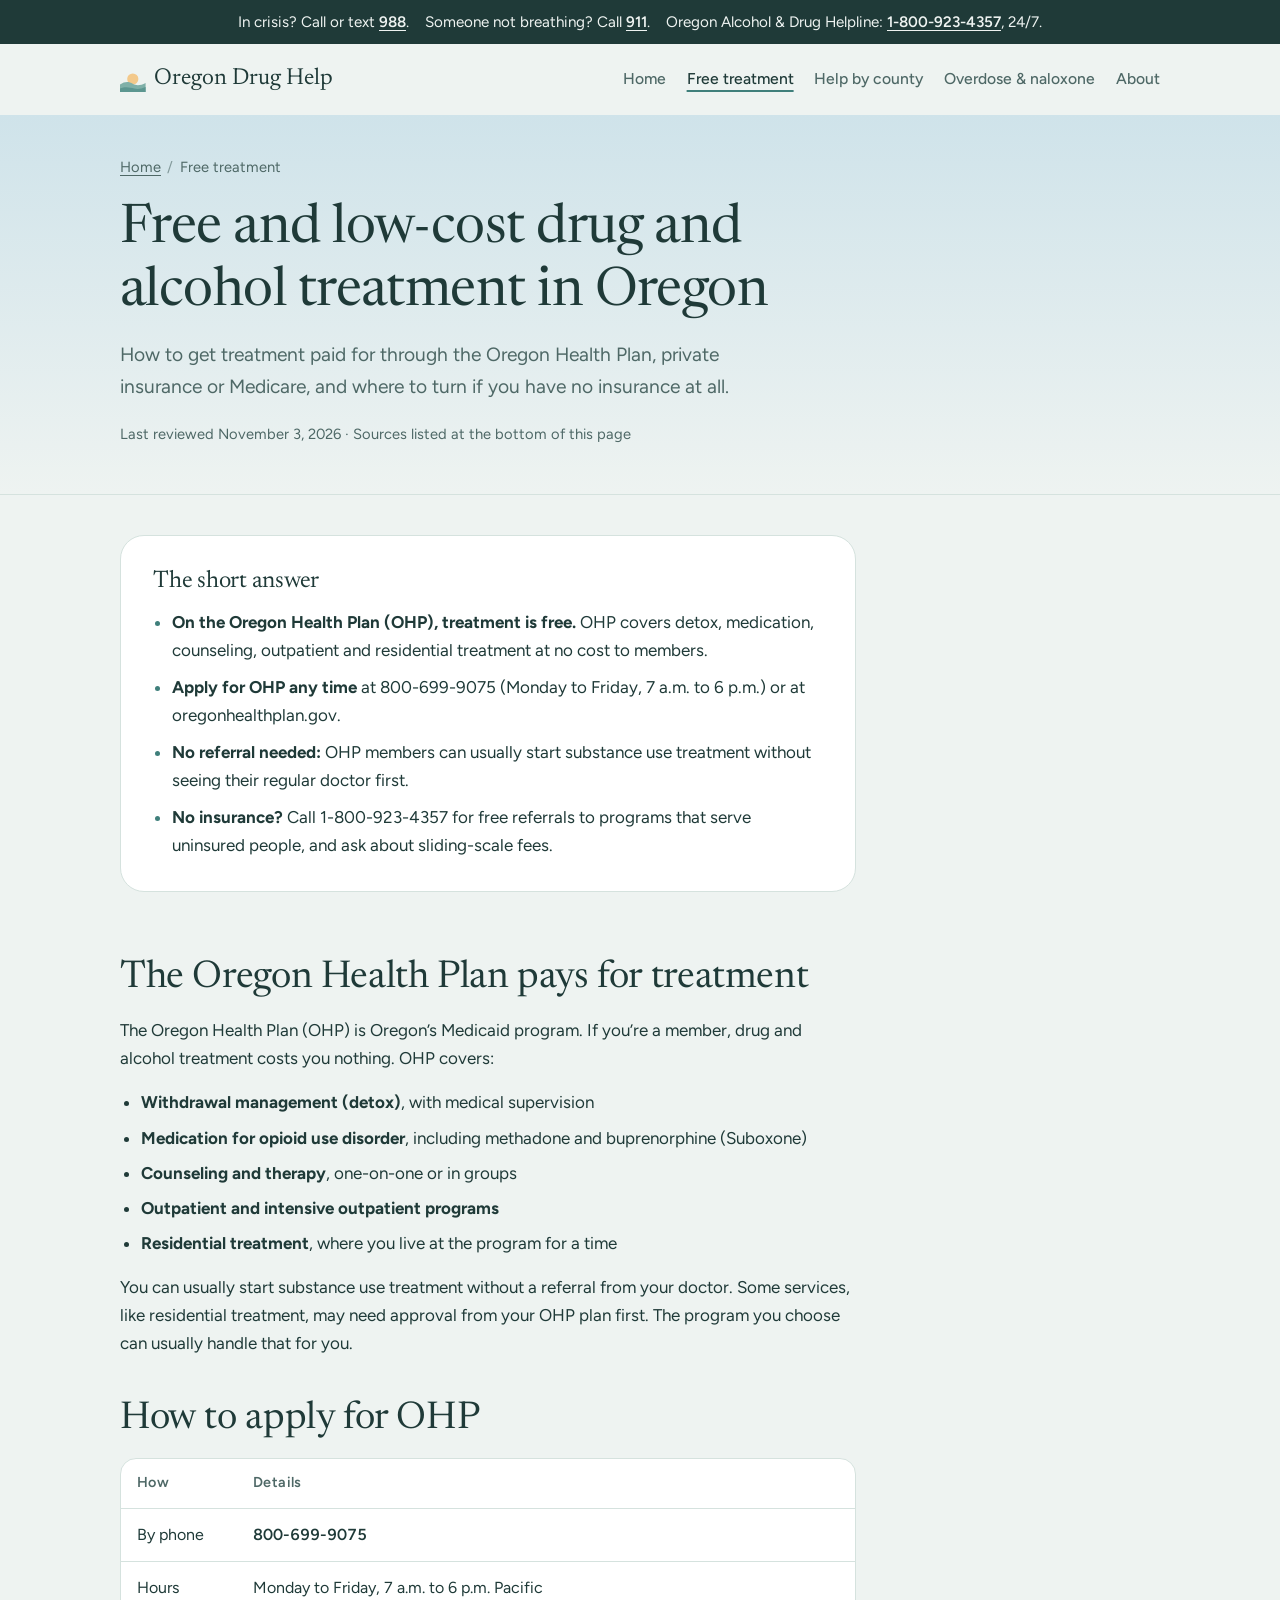
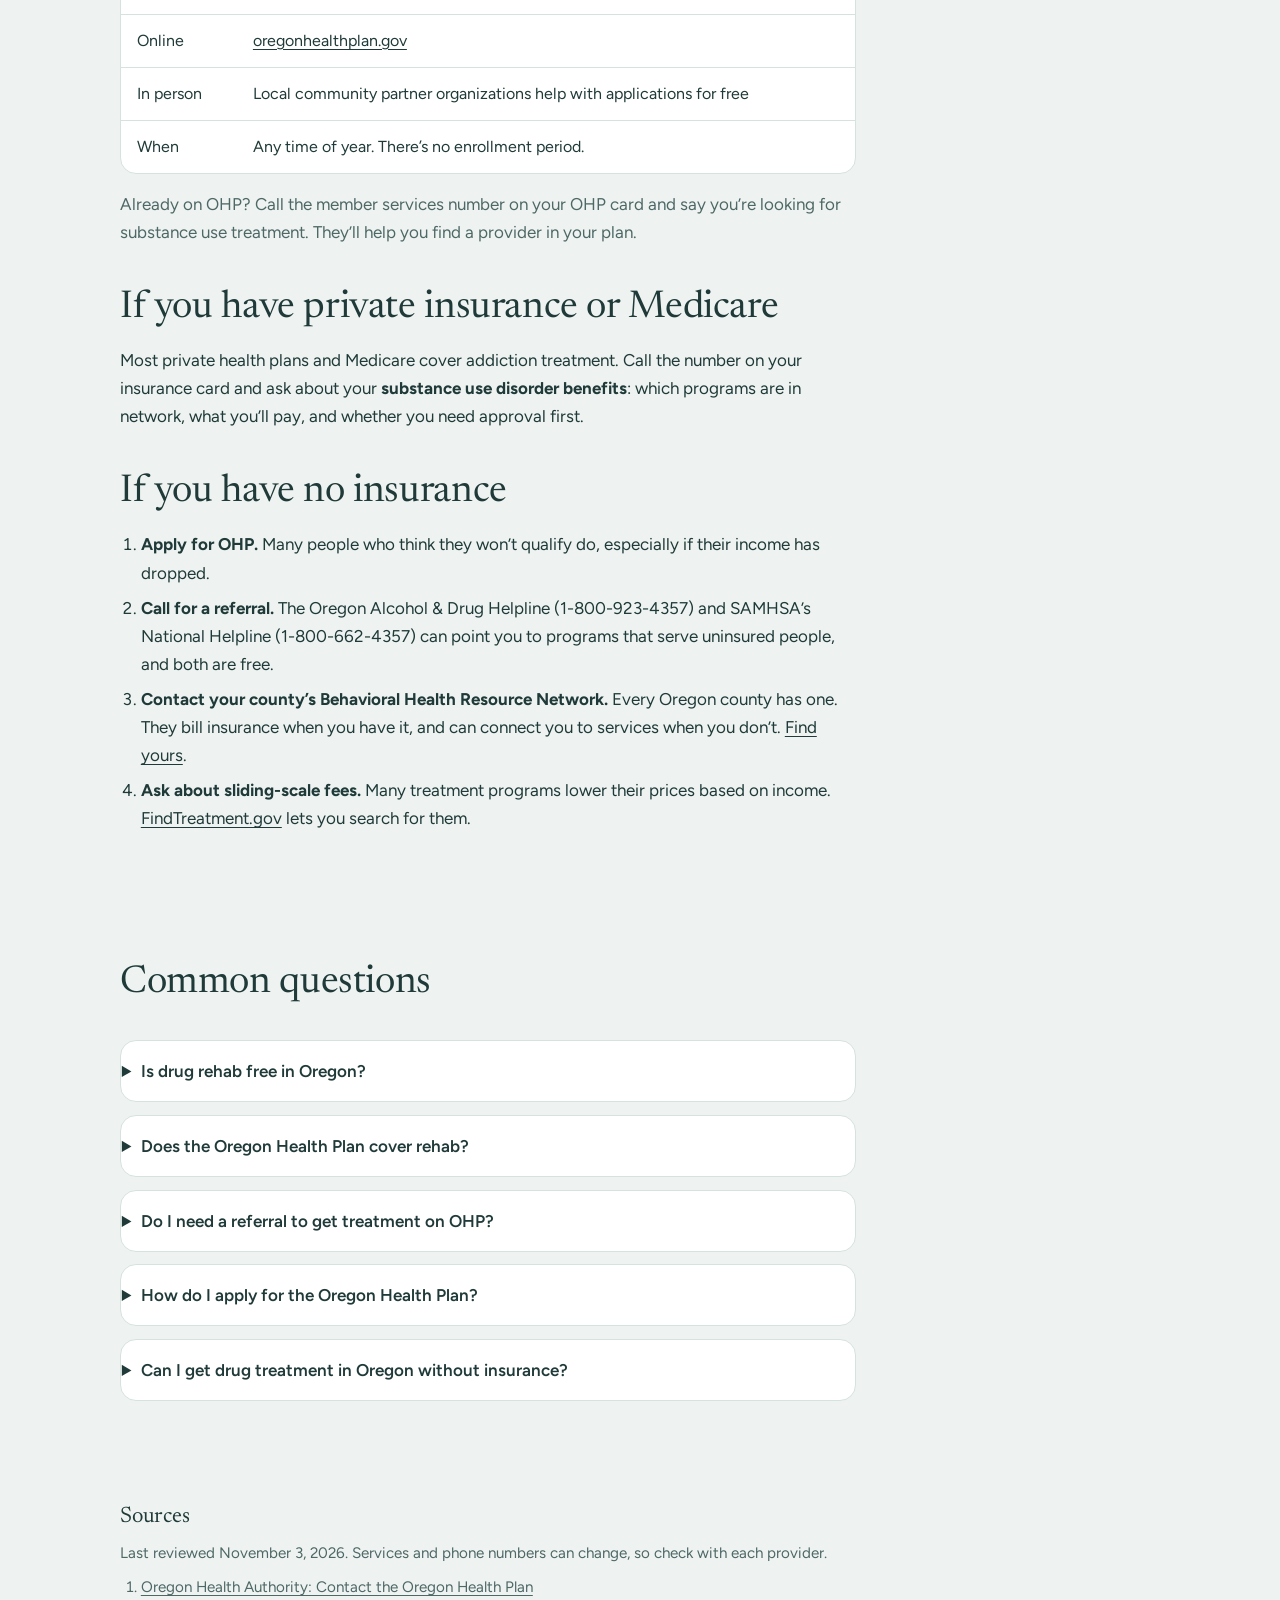
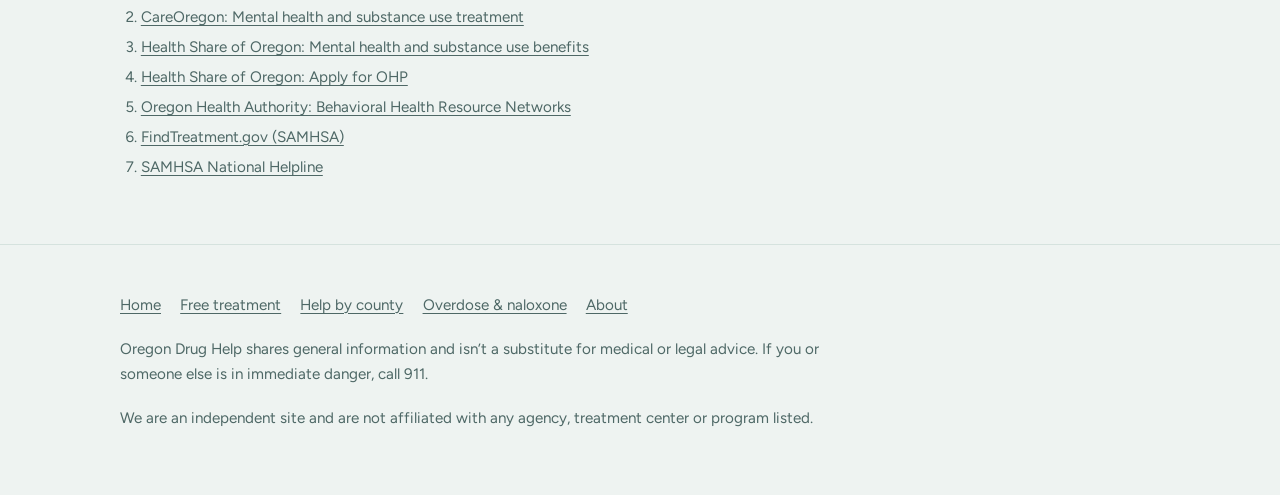
<file: free-treatment/index.html>
<!DOCTYPE html>
<html lang="en-US">
<head>
<meta charset="utf-8">
<meta name="viewport" content="width=device-width, initial-scale=1, viewport-fit=cover">
<title>Free and Low-Cost Drug Treatment in Oregon | Oregon Drug Help</title>
<meta name="description" content="How to get free drug and alcohol treatment in Oregon: what the Oregon Health Plan (OHP) covers, how to apply, and options if you have no insurance.">
<link rel="canonical" href="https://oregondrughelp.com/free-treatment/">
<meta name="robots" content="index, follow, max-snippet:-1, max-image-preview:large">
<meta property="og:type" content="website">
<meta property="og:site_name" content="Oregon Drug Help">
<meta property="og:title" content="Free and Low-Cost Drug Treatment in Oregon">
<meta property="og:description" content="How to get free drug and alcohol treatment in Oregon: what the Oregon Health Plan (OHP) covers, how to apply, and options if you have no insurance.">
<meta property="og:url" content="https://oregondrughelp.com/free-treatment/">
<meta property="og:image" content="https://oregondrughelp.com/assets/og-image.png">
<meta property="og:image:width" content="1200">
<meta property="og:image:height" content="630">
<meta property="og:locale" content="en_US">
<meta name="twitter:card" content="summary_large_image">
<meta name="theme-color" content="#3F7F7B">
<link rel="icon" href="/assets/favicon.svg" type="image/svg+xml">
<link rel="icon" href="/assets/icon-192.png" type="image/png" sizes="192x192">
<link rel="apple-touch-icon" href="/assets/icon-180.png">
<link rel="alternate" type="text/plain" title="LLM summary" href="/llms.txt">
<link rel="preconnect" href="https://fonts.googleapis.com">
<link rel="preconnect" href="https://fonts.gstatic.com" crossorigin>
<link href="https://fonts.googleapis.com/css2?family=Newsreader:opsz,wght@6..72,400;6..72,500&amp;family=Figtree:wght@400;500;600&amp;display=swap" rel="stylesheet">
<link rel="stylesheet" href="/assets/style.css">
<script type="application/ld+json">
{
 "@context": "https://schema.org",
 "@graph": [
  {
   "@type": "Organization",
   "@id": "https://oregondrughelp.com/#org",
   "name": "Oregon Drug Help",
   "url": "https://oregondrughelp.com/",
   "logo": "https://oregondrughelp.com/assets/icon-512.png",
   "description": "Free, plain-language help for drug and alcohol use in Oregon.",
   "areaServed": {
    "@type": "State",
    "name": "Oregon"
   }
  },
  {
   "@type": "WebSite",
   "@id": "https://oregondrughelp.com/#website",
   "name": "Oregon Drug Help",
   "url": "https://oregondrughelp.com/",
   "description": "Free, plain-language help for drug and alcohol use in Oregon.",
   "inLanguage": "en-US",
   "publisher": {
    "@id": "https://oregondrughelp.com/#org"
   }
  },
  {
   "@type": "MedicalWebPage",
   "@id": "https://oregondrughelp.com/free-treatment/#webpage",
   "url": "https://oregondrughelp.com/free-treatment/",
   "name": "Free and Low-Cost Drug Treatment in Oregon",
   "headline": "Free and low-cost drug and alcohol treatment in Oregon",
   "description": "How to get free drug and alcohol treatment in Oregon: what the Oregon Health Plan (OHP) covers, how to apply, and options if you have no insurance.",
   "inLanguage": "en-US",
   "isPartOf": {
    "@id": "https://oregondrughelp.com/#website"
   },
   "publisher": {
    "@id": "https://oregondrughelp.com/#org"
   },
   "lastReviewed": "2026-11-03",
   "dateModified": "2026-11-03",
   "spatialCoverage": {
    "@type": "State",
    "name": "Oregon",
    "containedInPlace": {
     "@type": "Country",
     "name": "United States"
    }
   },
   "primaryImageOfPage": "https://oregondrughelp.com/assets/og-image.png",
   "about": {
    "@type": "MedicalCondition",
    "name": "Substance use disorder"
   },
   "abstract": "On the Oregon Health Plan (OHP), treatment is free. OHP covers detox, medication, counseling, outpatient and residential treatment at no cost to members. Apply for OHP any time at 800-699-9075 (Monday to Friday, 7 a.m. to 6 p.m.) or at oregonhealthplan.gov. No referral needed: OHP members can usually start substance use treatment without seeing their regular doctor first. No insurance? Call 1-800-923-4357 for free referrals to programs that serve uninsured people, and ask about sliding-scale fees.",
   "citation": [
    {
     "@type": "CreativeWork",
     "name": "Oregon Health Authority: Contact the Oregon Health Plan",
     "url": "https://www.oregon.gov/OHA/HSD/OHP/Pages/Contact-Us.aspx"
    },
    {
     "@type": "CreativeWork",
     "name": "CareOregon: Mental health and substance use treatment",
     "url": "https://careoregon.org/members/mental-health-and-substance-use-treatment"
    },
    {
     "@type": "CreativeWork",
     "name": "Health Share of Oregon: Mental health and substance use benefits",
     "url": "https://www.healthshareoregon.org/members/my-health-plan/mental-health-substance-use"
    },
    {
     "@type": "CreativeWork",
     "name": "Health Share of Oregon: Apply for OHP",
     "url": "https://healthshareoregon.org/members/enroll-or-renew"
    },
    {
     "@type": "CreativeWork",
     "name": "Oregon Health Authority: Behavioral Health Resource Networks",
     "url": "https://www.oregon.gov/oha/BH/Adults/Pages/BHRN.aspx"
    },
    {
     "@type": "CreativeWork",
     "name": "FindTreatment.gov (SAMHSA)",
     "url": "https://findtreatment.gov/"
    },
    {
     "@type": "CreativeWork",
     "name": "SAMHSA National Helpline",
     "url": "https://www.samhsa.gov/find-help/helplines/national-helpline"
    }
   ],
   "breadcrumb": {
    "@id": "https://oregondrughelp.com/free-treatment/#breadcrumb"
   }
  },
  {
   "@type": "BreadcrumbList",
   "@id": "https://oregondrughelp.com/free-treatment/#breadcrumb",
   "itemListElement": [
    {
     "@type": "ListItem",
     "position": 1,
     "name": "Home",
     "item": "https://oregondrughelp.com/"
    },
    {
     "@type": "ListItem",
     "position": 2,
     "name": "Free treatment",
     "item": "https://oregondrughelp.com/free-treatment/"
    }
   ]
  },
  {
   "@type": "FAQPage",
   "@id": "https://oregondrughelp.com/free-treatment/#faq",
   "isPartOf": {
    "@id": "https://oregondrughelp.com/free-treatment/#webpage"
   },
   "mainEntity": [
    {
     "@type": "Question",
     "name": "Is drug rehab free in Oregon?",
     "acceptedAnswer": {
      "@type": "Answer",
      "text": "For Oregon Health Plan (OHP) members, yes. OHP covers substance use treatment at no cost, including detox, medication, outpatient care and residential treatment. Without OHP, cost depends on your insurance, but many programs offer sliding-scale fees."
     }
    },
    {
     "@type": "Question",
     "name": "Does the Oregon Health Plan cover rehab?",
     "acceptedAnswer": {
      "@type": "Answer",
      "text": "Yes. OHP covers withdrawal management (detox), medication such as methadone and buprenorphine, counseling, outpatient programs and residential treatment. Some services, especially residential care, may need approval from your OHP plan first."
     }
    },
    {
     "@type": "Question",
     "name": "Do I need a referral to get treatment on OHP?",
     "acceptedAnswer": {
      "@type": "Answer",
      "text": "Usually not. OHP members can generally start mental health or substance use treatment without a referral from their primary care provider. Call the member services number on your OHP card to find a provider."
     }
    },
    {
     "@type": "Question",
     "name": "How do I apply for the Oregon Health Plan?",
     "acceptedAnswer": {
      "@type": "Answer",
      "text": "Call 800-699-9075 (Monday to Friday, 7 a.m. to 6 p.m. Pacific) or apply online through oregonhealthplan.gov. You can apply at any time of year, and local community partners can help you fill out the application for free."
     }
    },
    {
     "@type": "Question",
     "name": "Can I get drug treatment in Oregon without insurance?",
     "acceptedAnswer": {
      "@type": "Answer",
      "text": "Yes. Apply for OHP first, since many people qualify. Meanwhile, call the Oregon Alcohol &amp; Drug Helpline at 1-800-923-4357 or SAMHSA at 1-800-662-4357 for referrals to programs that serve uninsured people, and contact your county’s Behavioral Health Resource Network."
     }
    }
   ]
  }
 ]
}
</script>
</head>
<body>
<a class="skip" href="#main">Skip to content</a>
<div class="crisis">
  <div class="wrap">
    <span>In crisis? Call or text <a href="tel:988">988</a>.</span>
    <span>Someone not breathing? Call <a href="tel:911">911</a>.</span>
    <span>Oregon Alcohol &amp; Drug Helpline: <a href="tel:18009234357">1-800-923-4357</a>, 24/7.</span>
  </div>
</div>
<nav class="site-nav" aria-label="Main">
  <div class="wrap">
    <a class="brand" href="/"><svg viewBox="0 0 32 32" aria-hidden="true" focusable="false"><circle cx="16" cy="15" r="7" fill="var(--sun)"/><path d="M0 22c6-4 11-4 16-1s10 2 16-1v12H0z" fill="var(--hill2)"/><path d="M0 27c7-3 13-1 18 0s9 0 14-2v7H0z" fill="var(--hill3)"/></svg><span>Oregon Drug Help</span></a>
    <ul>
      <li><a href="/">Home</a></li>
      <li><a href="/free-treatment/" aria-current="page">Free treatment</a></li>
      <li><a href="/find-help-by-county/">Help by county</a></li>
      <li><a href="/overdose/">Overdose &amp; naloxone</a></li>
      <li><a href="/about/">About</a></li>
    </ul>
  </div>
</nav>
<header class="page-head">
  <div class="wrap">
    <nav class="crumbs" aria-label="Breadcrumb"><ol><li><a href="/">Home</a></li><li aria-current="page">Free treatment</li></ol></nav>
    <h1>Free and low-cost drug and alcohol treatment in Oregon</h1>
    <p class="lead">How to get treatment paid for through the Oregon Health Plan, private insurance or Medicare, and where to turn if you have no insurance at all.</p>
    <p class="reviewed">Last reviewed <time datetime="2026-11-03">November 3, 2026</time> · Sources listed at the bottom of this page</p>
  </div>
</header>
<main id="main">
<section class="tight" aria-labelledby="quick-answer">
  <div class="wrap">
    <div class="answer">
      <h2 id="quick-answer">The short answer</h2>
      <ul>
        <li><strong>On the Oregon Health Plan (OHP), treatment is free.</strong> OHP covers detox, medication, counseling, outpatient and residential treatment at no cost to members.</li>
        <li><strong>Apply for OHP any time</strong> at 800-699-9075 (Monday to Friday, 7 a.m. to 6 p.m.) or at oregonhealthplan.gov.</li>
        <li><strong>No referral needed:</strong> OHP members can usually start substance use treatment without seeing their regular doctor first.</li>
        <li><strong>No insurance?</strong> Call 1-800-923-4357 for free referrals to programs that serve uninsured people, and ask about sliding-scale fees.</li>
      </ul>
    </div>
  </div>
</section>
<section aria-labelledby="ohp">
  <div class="wrap">
    <div class="prose">
      <h2 id="ohp">The Oregon Health Plan pays for treatment</h2>
      <p>The Oregon Health Plan (OHP) is Oregon’s Medicaid program. If you’re a member, drug and alcohol treatment costs you nothing. OHP covers:</p>
      <ul>
        <li><strong>Withdrawal management (detox)</strong>, with medical supervision</li>
        <li><strong>Medication for opioid use disorder</strong>, including methadone and buprenorphine (Suboxone)</li>
        <li><strong>Counseling and therapy</strong>, one-on-one or in groups</li>
        <li><strong>Outpatient and intensive outpatient programs</strong></li>
        <li><strong>Residential treatment</strong>, where you live at the program for a time</li>
      </ul>
      <p>You can usually start substance use treatment without a referral from your doctor. Some services, like residential treatment, may need approval from your OHP plan first. The program you choose can usually handle that for you.</p>

      <h2>How to apply for OHP</h2>
      <div class="table-wrap">
        <table>
          <thead><tr><th scope="col">How</th><th scope="col">Details</th></tr></thead>
          <tbody>
            <tr><td>By phone</td><td class="tel">800-699-9075</td></tr>
            <tr><td>Hours</td><td>Monday to Friday, 7 a.m. to 6 p.m. Pacific</td></tr>
            <tr><td>Online</td><td><a href="https://www.oregonhealthplan.gov/">oregonhealthplan.gov</a></td></tr>
            <tr><td>In person</td><td>Local community partner organizations help with applications for free</td></tr>
            <tr><td>When</td><td>Any time of year. There’s no enrollment period.</td></tr>
          </tbody>
        </table>
      </div>
      <p class="muted">Already on OHP? Call the member services number on your OHP card and say you’re looking for substance use treatment. They’ll help you find a provider in your plan.</p>

      <h2>If you have private insurance or Medicare</h2>
      <p>Most private health plans and Medicare cover addiction treatment. Call the number on your insurance card and ask about your <strong>substance use disorder benefits</strong>: which programs are in network, what you’ll pay, and whether you need approval first.</p>

      <h2>If you have no insurance</h2>
      <ol>
        <li><strong>Apply for OHP.</strong> Many people who think they won’t qualify do, especially if their income has dropped.</li>
        <li><strong>Call for a referral.</strong> The Oregon Alcohol &amp; Drug Helpline (1-800-923-4357) and SAMHSA’s National Helpline (1-800-662-4357) can point you to programs that serve uninsured people, and both are free.</li>
        <li><strong>Contact your county’s Behavioral Health Resource Network.</strong> Every Oregon county has one. They bill insurance when you have it, and can connect you to services when you don’t. <a href="/find-help-by-county/">Find yours</a>.</li>
        <li><strong>Ask about sliding-scale fees.</strong> Many treatment programs lower their prices based on income. <a href="https://findtreatment.gov/">FindTreatment.gov</a> lets you search for them.</li>
      </ol>
    </div>
  </div>
</section>
<section id="faq" class="" aria-labelledby="faq-title">
  <div class="wrap">
    <div class="intro"><h2 id="faq-title">Common questions</h2></div>
    <div class="faq">
      <details><summary>Is drug rehab free in Oregon?</summary><p>For Oregon Health Plan (OHP) members, yes. OHP covers substance use treatment at no cost, including detox, medication, outpatient care and residential treatment. Without OHP, cost depends on your insurance, but many programs offer sliding-scale fees.</p></details>
      <details><summary>Does the Oregon Health Plan cover rehab?</summary><p>Yes. OHP covers withdrawal management (detox), medication such as methadone and buprenorphine, counseling, outpatient programs and residential treatment. Some services, especially residential care, may need approval from your OHP plan first.</p></details>
      <details><summary>Do I need a referral to get treatment on OHP?</summary><p>Usually not. OHP members can generally start mental health or substance use treatment without a referral from their primary care provider. Call the member services number on your OHP card to find a provider.</p></details>
      <details><summary>How do I apply for the Oregon Health Plan?</summary><p>Call 800-699-9075 (Monday to Friday, 7 a.m. to 6 p.m. Pacific) or apply online through oregonhealthplan.gov. You can apply at any time of year, and local community partners can help you fill out the application for free.</p></details>
      <details><summary>Can I get drug treatment in Oregon without insurance?</summary><p>Yes. Apply for OHP first, since many people qualify. Meanwhile, call the Oregon Alcohol &amp; Drug Helpline at 1-800-923-4357 or SAMHSA at 1-800-662-4357 for referrals to programs that serve uninsured people, and contact your county’s Behavioral Health Resource Network.</p></details>
    </div>
  </div>
</section>
<section class="tight" aria-labelledby="sources-title" style="padding-bottom:4rem">
  <div class="wrap">
    <div class="sources">
      <h2 id="sources-title">Sources</h2>
      <p>Last reviewed <time datetime="2026-11-03">November 3, 2026</time>. Services and phone numbers can change, so check with each provider.</p>
      <ol>
        <li><a href="https://www.oregon.gov/OHA/HSD/OHP/Pages/Contact-Us.aspx">Oregon Health Authority: Contact the Oregon Health Plan</a></li>
        <li><a href="https://careoregon.org/members/mental-health-and-substance-use-treatment">CareOregon: Mental health and substance use treatment</a></li>
        <li><a href="https://www.healthshareoregon.org/members/my-health-plan/mental-health-substance-use">Health Share of Oregon: Mental health and substance use benefits</a></li>
        <li><a href="https://healthshareoregon.org/members/enroll-or-renew">Health Share of Oregon: Apply for OHP</a></li>
        <li><a href="https://www.oregon.gov/oha/BH/Adults/Pages/BHRN.aspx">Oregon Health Authority: Behavioral Health Resource Networks</a></li>
        <li><a href="https://findtreatment.gov/">FindTreatment.gov (SAMHSA)</a></li>
        <li><a href="https://www.samhsa.gov/find-help/helplines/national-helpline">SAMHSA National Helpline</a></li>
      </ol>
    </div>
  </div>
</section>
</main>
<footer>
  <div class="wrap">
    <nav aria-label="Footer"><ul><li><a href="/">Home</a></li><li><a href="/free-treatment/">Free treatment</a></li><li><a href="/find-help-by-county/">Help by county</a></li><li><a href="/overdose/">Overdose &amp; naloxone</a></li><li><a href="/about/">About</a></li></ul></nav>
    <p>Oregon Drug Help shares general information and isn’t a substitute for medical or legal advice. If you or someone else is in immediate danger, call 911.</p>
    <p>We are an independent site and are not affiliated with any agency, treatment center or program listed.</p>
  </div>
</footer>
</body>
</html>
</file>
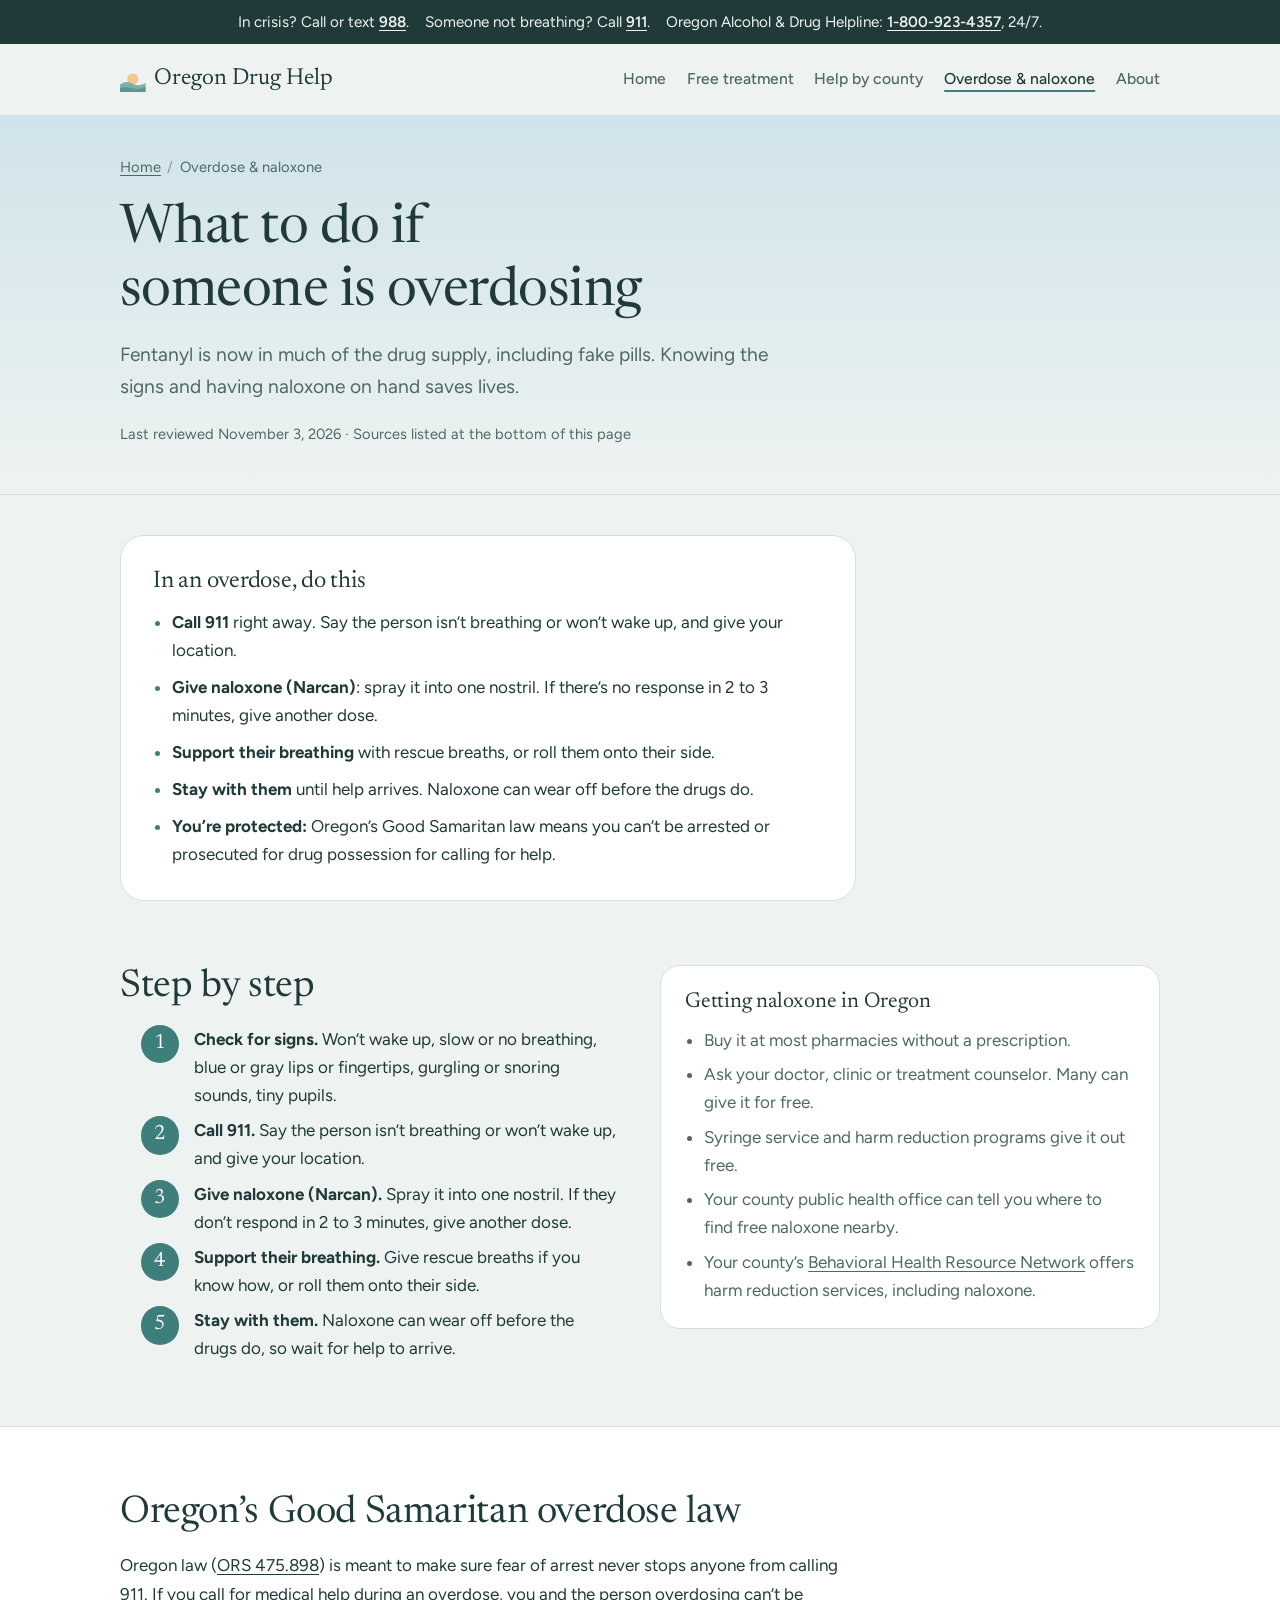
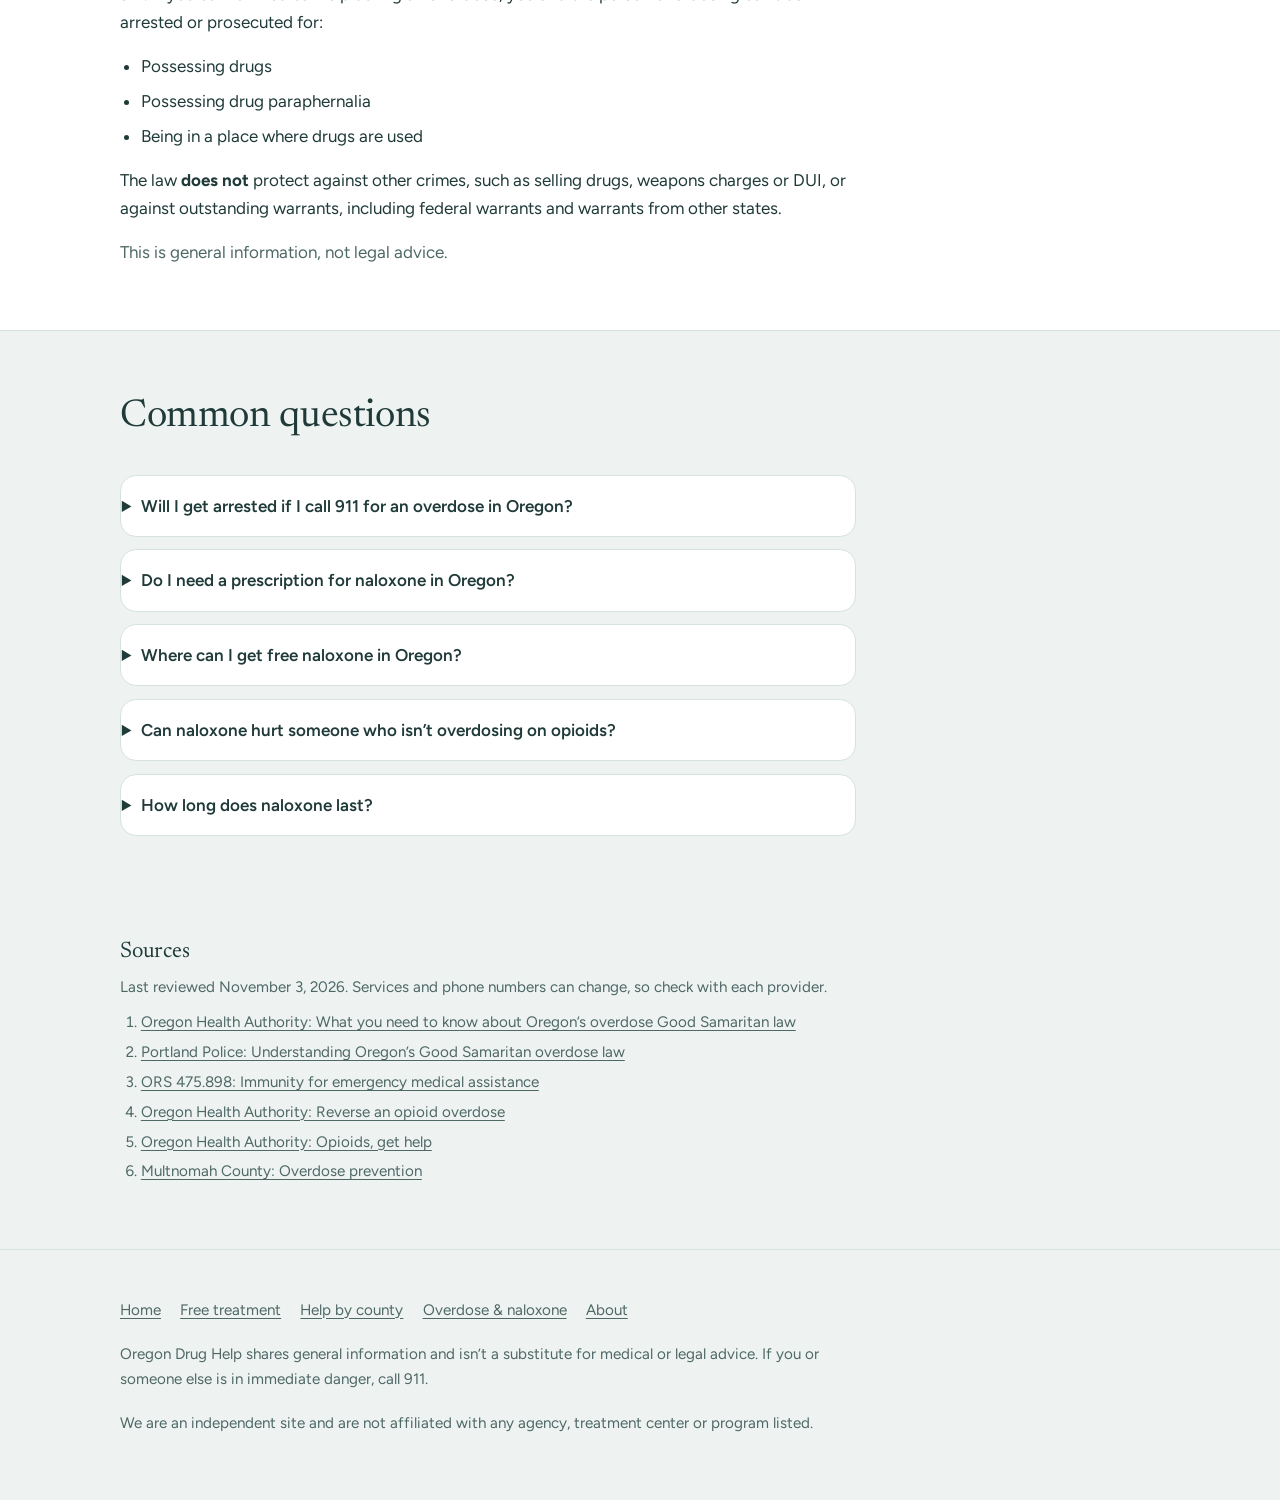
<file: overdose/index.html>
<!DOCTYPE html>
<html lang="en-US">
<head>
<meta charset="utf-8">
<meta name="viewport" content="width=device-width, initial-scale=1, viewport-fit=cover">
<title>Overdose Help: Naloxone and Oregon’s Good Samaritan Law</title>
<meta name="description" content="Signs of an overdose, how to use naloxone (Narcan), where to get it in Oregon, and how Oregon’s Good Samaritan law protects people who call 911.">
<link rel="canonical" href="https://oregondrughelp.com/overdose/">
<meta name="robots" content="index, follow, max-snippet:-1, max-image-preview:large">
<meta property="og:type" content="website">
<meta property="og:site_name" content="Oregon Drug Help">
<meta property="og:title" content="Overdose Help: Naloxone and Oregon’s Good Samaritan Law">
<meta property="og:description" content="Signs of an overdose, how to use naloxone (Narcan), where to get it in Oregon, and how Oregon’s Good Samaritan law protects people who call 911.">
<meta property="og:url" content="https://oregondrughelp.com/overdose/">
<meta property="og:image" content="https://oregondrughelp.com/assets/og-image.png">
<meta property="og:image:width" content="1200">
<meta property="og:image:height" content="630">
<meta property="og:locale" content="en_US">
<meta name="twitter:card" content="summary_large_image">
<meta name="theme-color" content="#3F7F7B">
<link rel="icon" href="/assets/favicon.svg" type="image/svg+xml">
<link rel="icon" href="/assets/icon-192.png" type="image/png" sizes="192x192">
<link rel="apple-touch-icon" href="/assets/icon-180.png">
<link rel="alternate" type="text/plain" title="LLM summary" href="/llms.txt">
<link rel="preconnect" href="https://fonts.googleapis.com">
<link rel="preconnect" href="https://fonts.gstatic.com" crossorigin>
<link href="https://fonts.googleapis.com/css2?family=Newsreader:opsz,wght@6..72,400;6..72,500&amp;family=Figtree:wght@400;500;600&amp;display=swap" rel="stylesheet">
<link rel="stylesheet" href="/assets/style.css">
<script type="application/ld+json">
{
 "@context": "https://schema.org",
 "@graph": [
  {
   "@type": "Organization",
   "@id": "https://oregondrughelp.com/#org",
   "name": "Oregon Drug Help",
   "url": "https://oregondrughelp.com/",
   "logo": "https://oregondrughelp.com/assets/icon-512.png",
   "description": "Free, plain-language help for drug and alcohol use in Oregon.",
   "areaServed": {
    "@type": "State",
    "name": "Oregon"
   }
  },
  {
   "@type": "WebSite",
   "@id": "https://oregondrughelp.com/#website",
   "name": "Oregon Drug Help",
   "url": "https://oregondrughelp.com/",
   "description": "Free, plain-language help for drug and alcohol use in Oregon.",
   "inLanguage": "en-US",
   "publisher": {
    "@id": "https://oregondrughelp.com/#org"
   }
  },
  {
   "@type": "MedicalWebPage",
   "@id": "https://oregondrughelp.com/overdose/#webpage",
   "url": "https://oregondrughelp.com/overdose/",
   "name": "Overdose Help: Naloxone and Oregon’s Good Samaritan Law",
   "headline": "What to do if someone is overdosing",
   "description": "Signs of an overdose, how to use naloxone (Narcan), where to get it in Oregon, and how Oregon’s Good Samaritan law protects people who call 911.",
   "inLanguage": "en-US",
   "isPartOf": {
    "@id": "https://oregondrughelp.com/#website"
   },
   "publisher": {
    "@id": "https://oregondrughelp.com/#org"
   },
   "lastReviewed": "2026-11-03",
   "dateModified": "2026-11-03",
   "spatialCoverage": {
    "@type": "State",
    "name": "Oregon",
    "containedInPlace": {
     "@type": "Country",
     "name": "United States"
    }
   },
   "primaryImageOfPage": "https://oregondrughelp.com/assets/og-image.png",
   "about": {
    "@type": "MedicalCondition",
    "name": "Opioid overdose",
    "alternateName": "Drug overdose"
   },
   "abstract": "Call 911 right away. Say the person isn’t breathing or won’t wake up, and give your location. Give naloxone (Narcan): spray it into one nostril. If there’s no response in 2 to 3 minutes, give another dose. Support their breathing with rescue breaths, or roll them onto their side. Stay with them until help arrives. Naloxone can wear off before the drugs do. You’re protected: Oregon’s Good Samaritan law means you can’t be arrested or prosecuted for drug possession for calling for help.",
   "citation": [
    {
     "@type": "CreativeWork",
     "name": "Oregon Health Authority: What you need to know about Oregon’s overdose Good Samaritan law",
     "url": "https://oregonhealthnews.oregon.gov/what-you-need-to-know-about-oregons-drug-overdose-good-samaritan-law/"
    },
    {
     "@type": "CreativeWork",
     "name": "Portland Police: Understanding Oregon’s Good Samaritan overdose law",
     "url": "https://www.portland.gov/police/news/2024/9/26/understanding-oregons-good-samaritan-overdose-law-save-lives-without-fear"
    },
    {
     "@type": "CreativeWork",
     "name": "ORS 475.898: Immunity for emergency medical assistance",
     "url": "https://www.oregonlaws.org/ors/475.898"
    },
    {
     "@type": "CreativeWork",
     "name": "Oregon Health Authority: Reverse an opioid overdose",
     "url": "https://www.oregon.gov/oha/PH/PREVENTIONWELLNESS/SUBSTANCEUSE/OPIOIDS/Pages/Reverse-Opioid-Overdose.aspx"
    },
    {
     "@type": "CreativeWork",
     "name": "Oregon Health Authority: Opioids, get help",
     "url": "https://www.oregon.gov/oha/ph/preventionwellness/substanceuse/opioids/pages/get-help.aspx"
    },
    {
     "@type": "CreativeWork",
     "name": "Multnomah County: Overdose prevention",
     "url": "https://multco.us/info/overdose-prevention"
    }
   ],
   "breadcrumb": {
    "@id": "https://oregondrughelp.com/overdose/#breadcrumb"
   }
  },
  {
   "@type": "BreadcrumbList",
   "@id": "https://oregondrughelp.com/overdose/#breadcrumb",
   "itemListElement": [
    {
     "@type": "ListItem",
     "position": 1,
     "name": "Home",
     "item": "https://oregondrughelp.com/"
    },
    {
     "@type": "ListItem",
     "position": 2,
     "name": "Overdose & naloxone",
     "item": "https://oregondrughelp.com/overdose/"
    }
   ]
  },
  {
   "@type": "FAQPage",
   "@id": "https://oregondrughelp.com/overdose/#faq",
   "isPartOf": {
    "@id": "https://oregondrughelp.com/overdose/#webpage"
   },
   "mainEntity": [
    {
     "@type": "Question",
     "name": "Will I get arrested if I call 911 for an overdose in Oregon?",
     "acceptedAnswer": {
      "@type": "Answer",
      "text": "Not for drug possession. Under Oregon’s Good Samaritan overdose law (ORS 475.898), if you call for medical help during an overdose, you and the person overdosing can’t be arrested or prosecuted for possessing drugs or paraphernalia, or for being in a place where drugs are used. The law doesn’t protect against charges like dealing, weapons, DUI, or outstanding warrants."
     }
    },
    {
     "@type": "Question",
     "name": "Do I need a prescription for naloxone in Oregon?",
     "acceptedAnswer": {
      "@type": "Answer",
      "text": "No. Naloxone nasal spray (Narcan) is sold over the counter at pharmacies and many stores without a prescription."
     }
    },
    {
     "@type": "Question",
     "name": "Where can I get free naloxone in Oregon?",
     "acceptedAnswer": {
      "@type": "Answer",
      "text": "Ask your doctor, clinic or treatment counselor, a local syringe service or harm reduction program, or your county public health office. Many give naloxone out for free. If you’re on insurance, a pharmacist can also bill it to your plan."
     }
    },
    {
     "@type": "Question",
     "name": "Can naloxone hurt someone who isn’t overdosing on opioids?",
     "acceptedAnswer": {
      "@type": "Answer",
      "text": "No. Naloxone only works on opioids and won’t harm someone who hasn’t taken them, so if you’re unsure, give it. It can cause sudden withdrawal symptoms in someone who uses opioids regularly."
     }
    },
    {
     "@type": "Question",
     "name": "How long does naloxone last?",
     "acceptedAnswer": {
      "@type": "Answer",
      "text": "Naloxone works for roughly 30 to 90 minutes, which can be shorter than the opioids in someone’s system. That’s why it’s important to call 911 and stay with the person even after they wake up."
     }
    }
   ]
  },
  {
   "@type": "HowTo",
   "@id": "https://oregondrughelp.com/overdose/#howto",
   "name": "How to respond to a drug overdose",
   "description": "Steps to take if you think someone is overdosing on opioids such as fentanyl or heroin.",
   "step": [
    {
     "@type": "HowToStep",
     "position": 1,
     "name": "Check for signs",
     "text": "Look for someone who won’t wake up, has slow or no breathing, blue or gray lips or fingertips, gurgling or snoring sounds, or tiny pupils."
    },
    {
     "@type": "HowToStep",
     "position": 2,
     "name": "Call 911",
     "text": "Say the person isn’t breathing or won’t wake up, and give your location."
    },
    {
     "@type": "HowToStep",
     "position": 3,
     "name": "Give naloxone",
     "text": "Spray naloxone (Narcan) into one nostril. If they don’t respond in 2 to 3 minutes, give another dose."
    },
    {
     "@type": "HowToStep",
     "position": 4,
     "name": "Support breathing",
     "text": "Give rescue breaths if you know how, or roll them onto their side so they don’t choke."
    },
    {
     "@type": "HowToStep",
     "position": 5,
     "name": "Stay with them",
     "text": "Naloxone can wear off before the drugs do, so stay until emergency help arrives."
    }
   ]
  }
 ]
}
</script>
</head>
<body>
<a class="skip" href="#main">Skip to content</a>
<div class="crisis">
  <div class="wrap">
    <span>In crisis? Call or text <a href="tel:988">988</a>.</span>
    <span>Someone not breathing? Call <a href="tel:911">911</a>.</span>
    <span>Oregon Alcohol &amp; Drug Helpline: <a href="tel:18009234357">1-800-923-4357</a>, 24/7.</span>
  </div>
</div>
<nav class="site-nav" aria-label="Main">
  <div class="wrap">
    <a class="brand" href="/"><svg viewBox="0 0 32 32" aria-hidden="true" focusable="false"><circle cx="16" cy="15" r="7" fill="var(--sun)"/><path d="M0 22c6-4 11-4 16-1s10 2 16-1v12H0z" fill="var(--hill2)"/><path d="M0 27c7-3 13-1 18 0s9 0 14-2v7H0z" fill="var(--hill3)"/></svg><span>Oregon Drug Help</span></a>
    <ul>
      <li><a href="/">Home</a></li>
      <li><a href="/free-treatment/">Free treatment</a></li>
      <li><a href="/find-help-by-county/">Help by county</a></li>
      <li><a href="/overdose/" aria-current="page">Overdose &amp; naloxone</a></li>
      <li><a href="/about/">About</a></li>
    </ul>
  </div>
</nav>
<header class="page-head">
  <div class="wrap">
    <nav class="crumbs" aria-label="Breadcrumb"><ol><li><a href="/">Home</a></li><li aria-current="page">Overdose &amp; naloxone</li></ol></nav>
    <h1>What to do if someone is overdosing</h1>
    <p class="lead">Fentanyl is now in much of the drug supply, including fake pills. Knowing the signs and having naloxone on hand saves lives.</p>
    <p class="reviewed">Last reviewed <time datetime="2026-11-03">November 3, 2026</time> · Sources listed at the bottom of this page</p>
  </div>
</header>
<main id="main">
<section class="tight" aria-labelledby="quick-answer">
  <div class="wrap">
    <div class="answer">
      <h2 id="quick-answer">In an overdose, do this</h2>
      <ul>
        <li><strong>Call 911</strong> right away. Say the person isn’t breathing or won’t wake up, and give your location.</li>
        <li><strong>Give naloxone (Narcan)</strong>: spray it into one nostril. If there’s no response in 2 to 3 minutes, give another dose.</li>
        <li><strong>Support their breathing</strong> with rescue breaths, or roll them onto their side.</li>
        <li><strong>Stay with them</strong> until help arrives. Naloxone can wear off before the drugs do.</li>
        <li><strong>You’re protected:</strong> Oregon’s Good Samaritan law means you can’t be arrested or prosecuted for drug possession for calling for help.</li>
      </ul>
    </div>
  </div>
</section>
<section aria-labelledby="steps-title">
  <div class="wrap">
    <div class="two">
      <div class="prose">
        <h2 id="steps-title">Step by step</h2>
        <ol class="steps">
          <li><div><strong>Check for signs.</strong> Won’t wake up, slow or no breathing, blue or gray lips or fingertips, gurgling or snoring sounds, tiny pupils.</div></li>
          <li><div><strong>Call 911.</strong> Say the person isn’t breathing or won’t wake up, and give your location.</div></li>
          <li><div><strong>Give naloxone (Narcan).</strong> Spray it into one nostril. If they don’t respond in 2 to 3 minutes, give another dose.</div></li>
          <li><div><strong>Support their breathing.</strong> Give rescue breaths if you know how, or roll them onto their side.</div></li>
          <li><div><strong>Stay with them.</strong> Naloxone can wear off before the drugs do, so wait for help to arrive.</div></li>
        </ol>
      </div>
      <div class="note">
        <h3>Getting naloxone in Oregon</h3>
        <ul>
          <li>Buy it at most pharmacies without a prescription.</li>
          <li>Ask your doctor, clinic or treatment counselor. Many can give it for free.</li>
          <li>Syringe service and harm reduction programs give it out free.</li>
          <li>Your county public health office can tell you where to find free naloxone nearby.</li>
          <li>Your county’s <a href="/find-help-by-county/">Behavioral Health Resource Network</a> offers harm reduction services, including naloxone.</li>
        </ul>
      </div>
    </div>
  </div>
</section>

<section class="alt" aria-labelledby="goodsam">
  <div class="wrap">
    <div class="prose">
      <h2 id="goodsam">Oregon’s Good Samaritan overdose law</h2>
      <p>Oregon law (<a href="https://www.oregonlaws.org/ors/475.898">ORS 475.898</a>) is meant to make sure fear of arrest never stops anyone from calling 911. If you call for medical help during an overdose, you and the person overdosing can’t be arrested or prosecuted for:</p>
      <ul>
        <li>Possessing drugs</li>
        <li>Possessing drug paraphernalia</li>
        <li>Being in a place where drugs are used</li>
      </ul>
      <p>The law <strong>does not</strong> protect against other crimes, such as selling drugs, weapons charges or DUI, or against outstanding warrants, including federal warrants and warrants from other states.</p>
      <p class="muted">This is general information, not legal advice.</p>
    </div>
  </div>
</section>
<section id="faq" class="" aria-labelledby="faq-title">
  <div class="wrap">
    <div class="intro"><h2 id="faq-title">Common questions</h2></div>
    <div class="faq">
      <details><summary>Will I get arrested if I call 911 for an overdose in Oregon?</summary><p>Not for drug possession. Under Oregon’s Good Samaritan overdose law (ORS 475.898), if you call for medical help during an overdose, you and the person overdosing can’t be arrested or prosecuted for possessing drugs or paraphernalia, or for being in a place where drugs are used. The law doesn’t protect against charges like dealing, weapons, DUI, or outstanding warrants.</p></details>
      <details><summary>Do I need a prescription for naloxone in Oregon?</summary><p>No. Naloxone nasal spray (Narcan) is sold over the counter at pharmacies and many stores without a prescription.</p></details>
      <details><summary>Where can I get free naloxone in Oregon?</summary><p>Ask your doctor, clinic or treatment counselor, a local syringe service or harm reduction program, or your county public health office. Many give naloxone out for free. If you’re on insurance, a pharmacist can also bill it to your plan.</p></details>
      <details><summary>Can naloxone hurt someone who isn’t overdosing on opioids?</summary><p>No. Naloxone only works on opioids and won’t harm someone who hasn’t taken them, so if you’re unsure, give it. It can cause sudden withdrawal symptoms in someone who uses opioids regularly.</p></details>
      <details><summary>How long does naloxone last?</summary><p>Naloxone works for roughly 30 to 90 minutes, which can be shorter than the opioids in someone’s system. That’s why it’s important to call 911 and stay with the person even after they wake up.</p></details>
    </div>
  </div>
</section>
<section class="tight" aria-labelledby="sources-title" style="padding-bottom:4rem">
  <div class="wrap">
    <div class="sources">
      <h2 id="sources-title">Sources</h2>
      <p>Last reviewed <time datetime="2026-11-03">November 3, 2026</time>. Services and phone numbers can change, so check with each provider.</p>
      <ol>
        <li><a href="https://oregonhealthnews.oregon.gov/what-you-need-to-know-about-oregons-drug-overdose-good-samaritan-law/">Oregon Health Authority: What you need to know about Oregon’s overdose Good Samaritan law</a></li>
        <li><a href="https://www.portland.gov/police/news/2024/9/26/understanding-oregons-good-samaritan-overdose-law-save-lives-without-fear">Portland Police: Understanding Oregon’s Good Samaritan overdose law</a></li>
        <li><a href="https://www.oregonlaws.org/ors/475.898">ORS 475.898: Immunity for emergency medical assistance</a></li>
        <li><a href="https://www.oregon.gov/oha/PH/PREVENTIONWELLNESS/SUBSTANCEUSE/OPIOIDS/Pages/Reverse-Opioid-Overdose.aspx">Oregon Health Authority: Reverse an opioid overdose</a></li>
        <li><a href="https://www.oregon.gov/oha/ph/preventionwellness/substanceuse/opioids/pages/get-help.aspx">Oregon Health Authority: Opioids, get help</a></li>
        <li><a href="https://multco.us/info/overdose-prevention">Multnomah County: Overdose prevention</a></li>
      </ol>
    </div>
  </div>
</section>
</main>
<footer>
  <div class="wrap">
    <nav aria-label="Footer"><ul><li><a href="/">Home</a></li><li><a href="/free-treatment/">Free treatment</a></li><li><a href="/find-help-by-county/">Help by county</a></li><li><a href="/overdose/">Overdose &amp; naloxone</a></li><li><a href="/about/">About</a></li></ul></nav>
    <p>Oregon Drug Help shares general information and isn’t a substitute for medical or legal advice. If you or someone else is in immediate danger, call 911.</p>
    <p>We are an independent site and are not affiliated with any agency, treatment center or program listed.</p>
  </div>
</footer>
</body>
</html>
</file>
<file: assets/style.css>
/* Oregon Drug Help — shared styles.
   Layout: calm, plain-language pages; sky-and-hills hero on home, compact headers inside. */
:root{
  --bg:#EEF3F1; --surface:#FFFFFF; --ink:#1F3A38; --muted:#4E6866; --accent:#3F7F7B; --accent-ink:#FFFFFF;
  --sky-top:#CFE3EA; --sky-bot:#F6E9CF; --sun:#F3C98B; --hill1:#A9CBC3; --hill2:#7FB0A8; --hill3:#5C9690; --line:#D5E2DE;
  --display:Newsreader,Georgia,serif; --body:Figtree,system-ui,-apple-system,"Segoe UI",sans-serif;
  color-scheme:light;
}
@media (prefers-color-scheme: dark){
  :root:not([data-theme="light"]){
    --bg:#13201F; --surface:#1B2D2C; --ink:#E6EFEC; --muted:#A5BDB9; --accent:#7CC0B9; --accent-ink:#0F1F1E;
    --sky-top:#1C3340; --sky-bot:#3A4A47; --sun:#E7B878; --hill1:#2D4A48; --hill2:#25403E; --hill3:#1B3231; --line:#2A403E;
    color-scheme:dark;
  }
}
:root[data-theme="dark"]{
  --bg:#13201F; --surface:#1B2D2C; --ink:#E6EFEC; --muted:#A5BDB9; --accent:#7CC0B9; --accent-ink:#0F1F1E;
  --sky-top:#1C3340; --sky-bot:#3A4A47; --sun:#E7B878; --hill1:#2D4A48; --hill2:#25403E; --hill3:#1B3231; --line:#2A403E;
  color-scheme:dark;
}
*,*::before,*::after{box-sizing:border-box}
html{scroll-behavior:smooth}
body{margin:0;background:var(--bg);color:var(--ink);font:400 1.0625rem/1.65 var(--body);-webkit-font-smoothing:antialiased}
h1,h2,h3{font-family:var(--display);font-weight:400;line-height:1.15;margin:0;letter-spacing:-.01em;text-wrap:balance}
p{margin:0}
a{color:inherit;text-underline-offset:3px}
img{max-width:100%}
:focus-visible{outline:3px solid var(--accent);outline-offset:3px;border-radius:6px}
.skip{position:absolute;left:-999px;top:0;background:var(--surface);padding:.6rem 1rem;z-index:20}
.skip:focus{left:1rem}
.wrap{max-width:68rem;margin:0 auto;padding-left:max(16px,env(safe-area-inset-left,0px));padding-right:max(16px,env(safe-area-inset-right,0px))}
@media(min-width:700px){.wrap{padding-left:max(1.5rem,env(safe-area-inset-left,0px));padding-right:max(1.5rem,env(safe-area-inset-right,0px))}}
.narrow{max-width:46rem}

/* crisis bar + nav */
.crisis{background:var(--ink);color:var(--bg);font-size:.95rem}
.crisis .wrap{display:flex;flex-wrap:wrap;gap:.25rem 1rem;justify-content:center;padding-block:.6rem;text-align:center}
.crisis a{font-weight:600}
.site-nav .wrap{display:flex;align-items:center;justify-content:space-between;gap:.5rem 1.5rem;padding-block:1rem;flex-wrap:wrap}
.brand{font-family:var(--display);font-size:1.45rem;text-decoration:none;display:flex;align-items:center;gap:.55rem}
.brand svg{width:1.6rem;height:1.6rem;flex:none}
.site-nav ul{display:flex;flex-wrap:wrap;gap:.3rem 1.3rem;list-style:none;margin:0;padding:0;font-weight:500;font-size:.98rem}
.site-nav ul a{text-decoration:none;color:var(--muted)}
.site-nav ul a:hover,.site-nav ul a[aria-current="page"]{color:var(--ink)}
.site-nav ul a[aria-current="page"]{text-decoration:underline;text-decoration-thickness:2px;text-underline-offset:6px;text-decoration-color:var(--accent)}
@media(max-width:760px){.site-nav ul{gap:.2rem 1rem;font-size:.95rem}}

/* home hero */
.hero{position:relative;overflow:hidden;background:linear-gradient(180deg,var(--sky-top) 0%,var(--sky-bot) 100%)}
.hero .wrap{position:relative;z-index:2;padding-block:4.5rem 13rem;max-width:46rem;text-align:center}
.eyebrow{font-size:.85rem;font-weight:600;letter-spacing:.08em;text-transform:uppercase;color:var(--muted);margin-bottom:1rem}
.hero h1{font-size:clamp(2.4rem,7vw,4.25rem)}
.lead{margin:1.25rem auto 0;max-width:36rem;font-size:1.2rem;color:var(--muted)}
.cta{display:flex;flex-wrap:wrap;gap:.8rem;justify-content:center;margin-top:2rem}
.btn{display:inline-block;padding:.95rem 1.6rem;border-radius:999px;font-weight:600;text-decoration:none;transition:transform .2s ease}
.btn:active{transform:scale(.98)}
.btn-primary{background:var(--accent);color:var(--accent-ink)}
.btn-primary:hover{filter:brightness(1.07)}
.btn-ghost{background:color-mix(in srgb,var(--surface) 70%,transparent);color:var(--ink);border:1px solid var(--line)}
.btn-ghost:hover{background:var(--surface)}
.hero svg{position:absolute;left:0;bottom:-1px;width:100%;height:auto;z-index:1;display:block}
.sun{animation:rise 2.4s cubic-bezier(.2,.7,.2,1) both}
@keyframes rise{from{transform:translateY(70px);opacity:0}to{transform:none;opacity:1}}
@media (prefers-reduced-motion:reduce){.sun{animation:none}html{scroll-behavior:auto}}

/* inner page header */
.page-head{background:linear-gradient(180deg,var(--sky-top) 0%,var(--bg) 100%);border-bottom:1px solid var(--line)}
.page-head .wrap{padding-block:2.5rem 3rem}
.crumbs{font-size:.92rem;color:var(--muted);margin-bottom:1.2rem}
.crumbs ol{list-style:none;margin:0;padding:0;display:flex;flex-wrap:wrap;gap:.4rem}
.crumbs li+li::before{content:"/";margin-right:.4rem;opacity:.6}
.page-head h1{font-size:clamp(2.1rem,5.5vw,3.4rem);max-width:46rem}
.page-head .lead{margin:1rem 0 0;max-width:42rem}
.reviewed{margin-top:1.2rem;font-size:.92rem;color:var(--muted)}

/* quick answer */
.answer{background:var(--surface);border:1px solid var(--line);border-radius:1.5rem;padding:clamp(1.3rem,4vw,2rem);display:grid;gap:.8rem;max-width:46rem}
.answer h2{font-size:1.5rem}
.answer ul{margin:0;padding-left:1.2rem;display:grid;gap:.55rem}
.answer li::marker{color:var(--accent)}

/* sections */
section{padding-block:4rem}
section.tight{padding-block:2.5rem 0}
.intro{max-width:40rem;margin-bottom:2.2rem}
.intro h2,.prose h2{font-size:clamp(1.7rem,4.2vw,2.4rem)}
.intro p{margin-top:.8rem;color:var(--muted)}
.prose{max-width:46rem;display:grid;gap:1rem}
.prose h2{margin-top:1.5rem}
.prose h2:first-child{margin-top:0}
.prose h3{font-size:1.35rem;margin-top:.6rem}
.prose ul,.prose ol{margin:0;padding-left:1.3rem;display:grid;gap:.45rem}
.prose p,.prose li{color:var(--ink)}
.prose .muted{color:var(--muted)}
.grid{display:grid;grid-template-columns:repeat(auto-fit,minmax(min(100%,16rem),1fr));gap:1.25rem}
.path{background:var(--surface);border:1px solid var(--line);border-radius:1.5rem;padding:1.9rem;text-decoration:none;display:flex;flex-direction:column;gap:.6rem;transition:border-color .2s ease;min-width:0}
a.path:hover{border-color:var(--accent)}
.path h3{font-size:1.5rem}
.path p{color:var(--muted)}
.path .go{margin-top:auto;padding-top:.8rem;color:var(--accent);font-weight:600}
.alt{background:var(--surface);border-top:1px solid var(--line);border-bottom:1px solid var(--line)}
.alt .path,.alt .note{background:var(--bg)}

.band .box{background:var(--ink);color:var(--bg);border-radius:2rem;padding:clamp(1.5rem,6vw,3.5rem);display:grid;gap:2rem}
.band h2{font-size:clamp(1.7rem,4vw,2.4rem)}
.band .box > div > p{opacity:.85;margin-top:.6rem;max-width:40rem}
.nums{display:grid;gap:1rem;grid-template-columns:repeat(auto-fit,minmax(min(100%,15rem),1fr))}
.num{display:flex;flex-direction:column;gap:.2rem;background:color-mix(in srgb,var(--bg) 12%,transparent);border-radius:1.2rem;padding:1.1rem 1.4rem;text-decoration:none;min-width:0}
.num strong{font-family:var(--display);font-weight:400;font-size:1.6rem;font-variant-numeric:tabular-nums}
.num b{font-weight:600}
.num small{opacity:.85;font-size:.95rem}

.kinds{display:grid;grid-template-columns:repeat(auto-fit,minmax(min(100%,15rem),1fr));gap:2rem 2.5rem;margin:0}
.kinds dt{font-family:var(--display);font-size:1.35rem;margin-bottom:.3rem}
.kinds dd{margin:0;color:var(--muted)}

.two{display:grid;gap:2.5rem;grid-template-columns:repeat(auto-fit,minmax(min(100%,20rem),1fr));align-items:start}
.steps{margin:0;padding:0;list-style:none;counter-reset:s;display:grid;gap:1rem}
.steps li{counter-increment:s;display:grid;grid-template-columns:2.4rem 1fr;gap:.9rem;align-items:start}
.steps li::before{content:counter(s);font-family:var(--display);font-size:1.3rem;width:2.4rem;height:2.4rem;border-radius:50%;display:grid;place-items:center;background:var(--accent);color:var(--accent-ink)}
.note{background:var(--surface);border:1px solid var(--line);border-radius:1.25rem;padding:1.5rem;display:grid;gap:.7rem;min-width:0}
.note h3{font-size:1.35rem}
.note p,.note li{color:var(--muted)}
.note ul{margin:0;padding-left:1.2rem;display:grid;gap:.4rem}

.table-wrap{overflow-x:auto;border:1px solid var(--line);border-radius:1rem;background:var(--surface)}
table{border-collapse:collapse;width:100%;font-size:1rem}
th,td{text-align:left;padding:.8rem 1rem;border-bottom:1px solid var(--line);vertical-align:top}
tr:last-child td{border-bottom:0}
th{font-weight:600;color:var(--muted);font-size:.9rem;letter-spacing:.03em}
td.tel{white-space:nowrap;font-variant-numeric:tabular-nums;font-weight:600}

.links{list-style:none;margin:0;padding:0;display:grid;border-top:1px solid var(--line)}
.links li{border-bottom:1px solid var(--line)}
.links a{display:grid;gap:.15rem;padding:1.1rem 0;text-decoration:none}
.links a strong{font-weight:600}
.links a span{color:var(--muted)}
.links a:hover strong{color:var(--accent)}

/* FAQ */
.faq{display:grid;gap:.8rem;max-width:46rem}
.faq details{background:var(--surface);border:1px solid var(--line);border-radius:1rem;padding:1rem 1.25rem}
.faq summary{cursor:pointer;font-weight:600;list-style-position:outside}
.faq details[open] summary{margin-bottom:.6rem}
.faq details p{color:var(--muted)}

/* sources */
.sources{max-width:46rem;font-size:.95rem;color:var(--muted);display:grid;gap:.6rem}
.sources h2{font-size:1.4rem;color:var(--ink)}
.sources ol{margin:0;padding-left:1.3rem;display:grid;gap:.3rem}
.sources a{word-break:break-word}

footer{padding-block:3rem 4rem;color:var(--muted);font-size:.95rem;border-top:1px solid var(--line)}
footer .wrap{display:grid;gap:1.2rem}
footer nav ul{list-style:none;margin:0;padding:0;display:flex;flex-wrap:wrap;gap:.4rem 1.2rem}
footer p{max-width:46rem}
</file>
